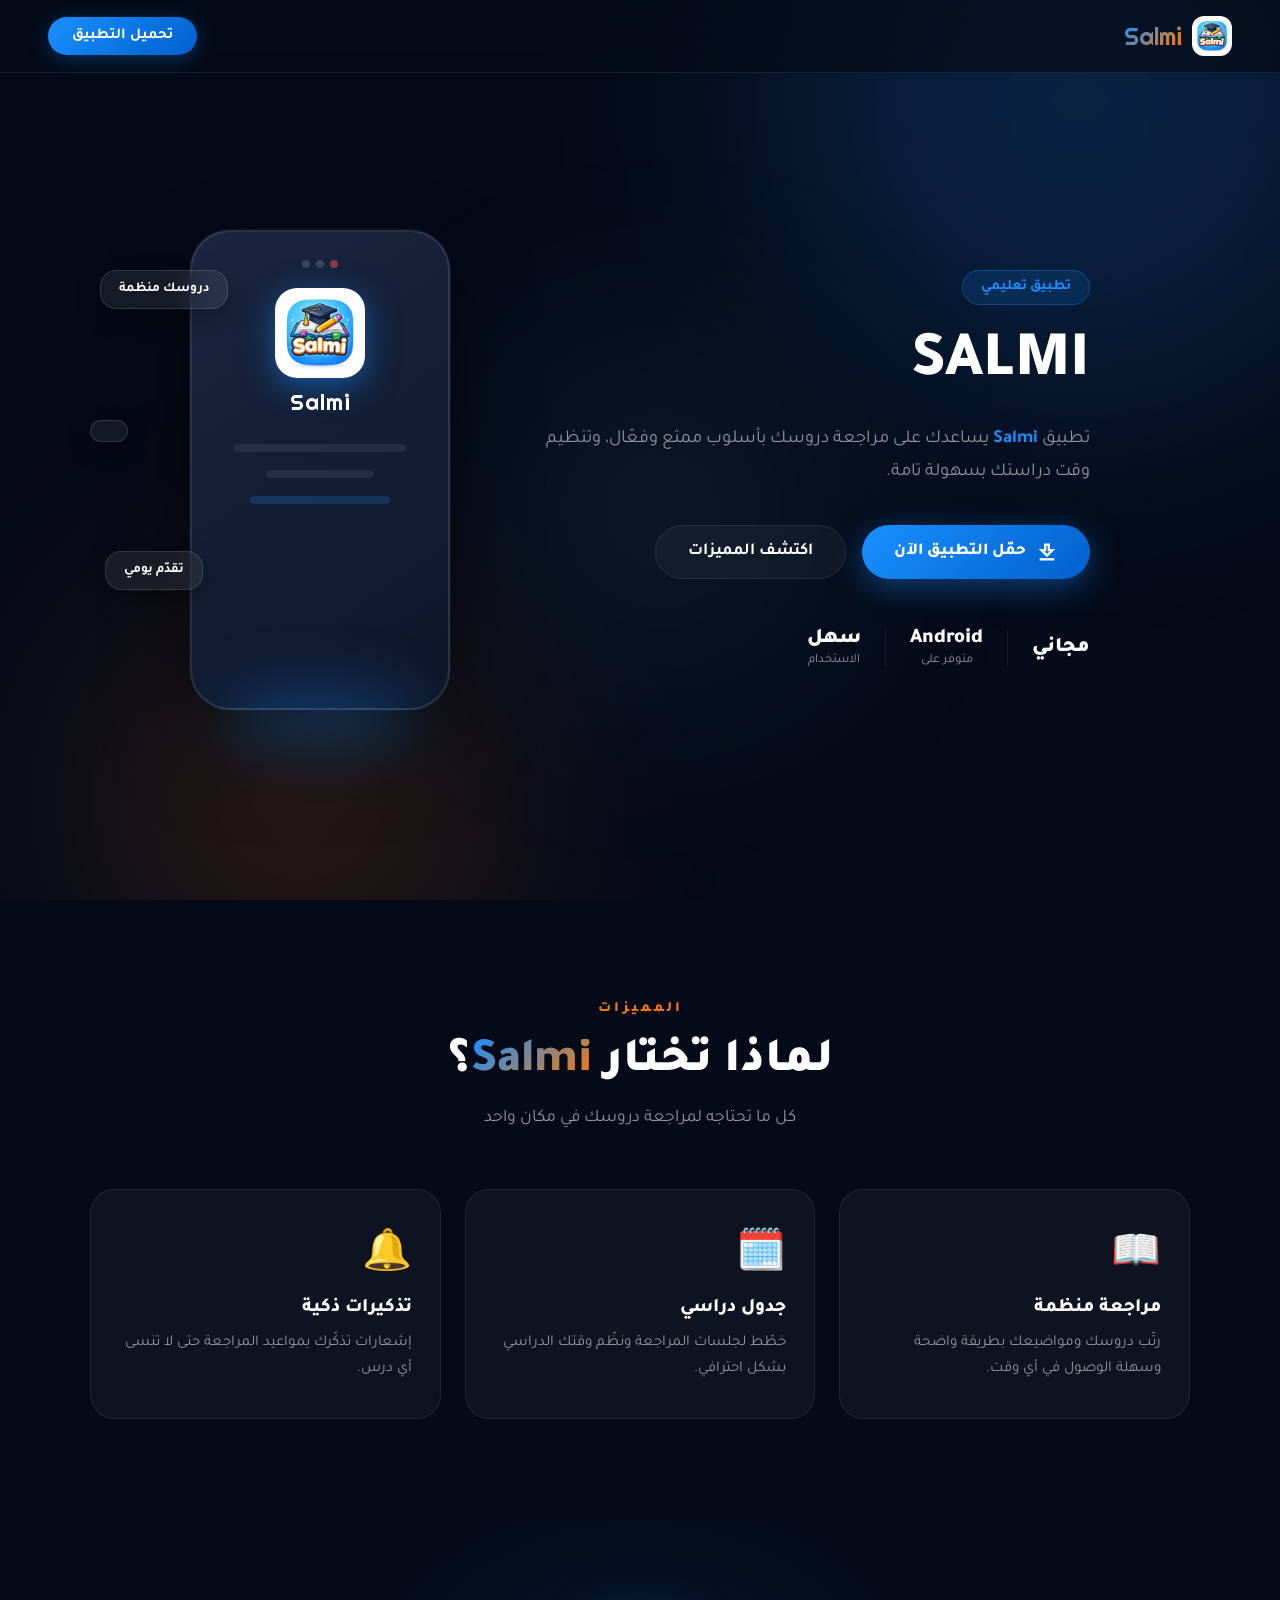
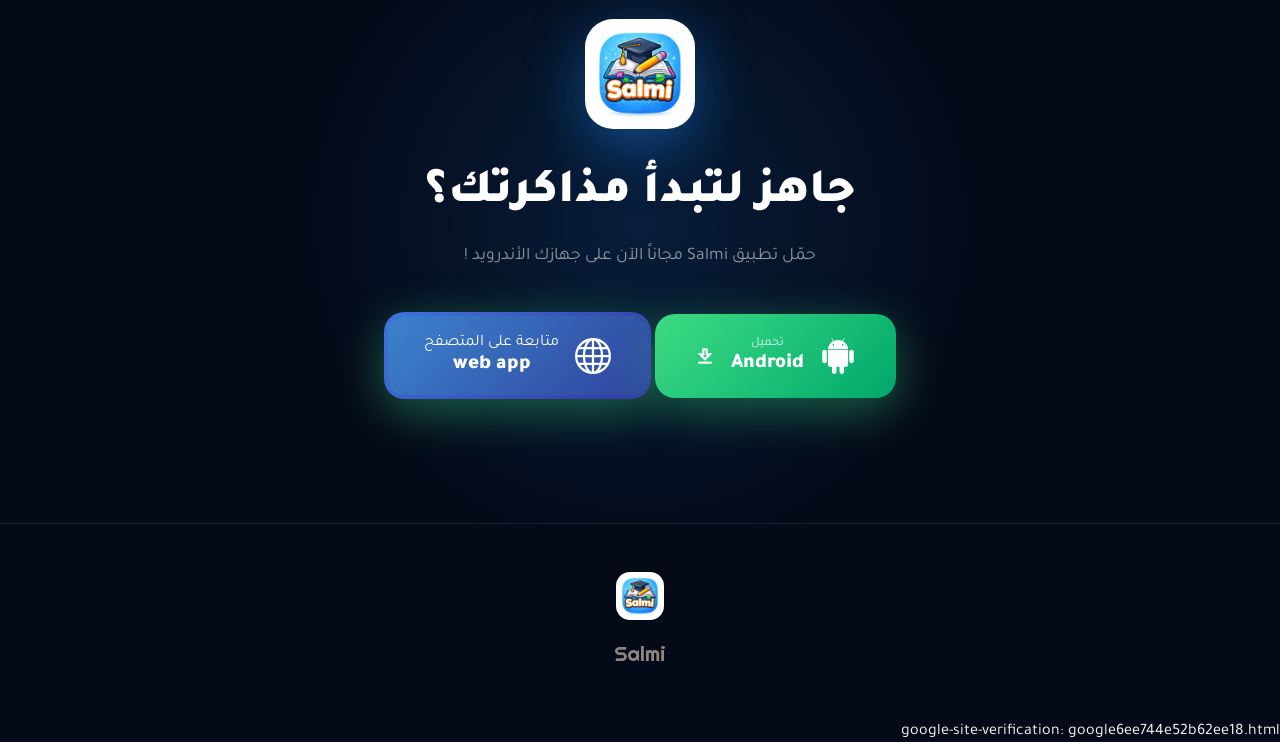
<file: index.html>
<!DOCTYPE html>
<html lang="ar" dir="rtl">
<head>
  <meta charset="UTF-8" />
  <meta name="viewport" content="width=device-width, initial-scale=1.0" />
  <title>Salmi school app</title>
  <link rel="icon" type="image/png" href="icon.png">
  <link href="https://fonts.googleapis.com/css2?family=Tajawal:wght@400;500;700;800;900&family=Righteous&display=swap" rel="stylesheet" />
  <link rel="stylesheet" href="style.css" />
</head>
<body>

  <!-- Particles Background -->
  <div class="particles" id="particles"></div>

  <!-- Navbar -->
  <nav class="navbar">
    <div class="nav-logo">
      <img src="icon.png" alt="Salmi Logo" class="nav-icon" />
      <span class="nav-title">Salmi</span>
    </div>
    <a href="#download" class="nav-btn">تحميل التطبيق</a>
  </nav>

  <!-- Hero Section -->
  <section class="hero">
    <div class="hero-glow glow-1"></div>
    <div class="hero-glow glow-2"></div>
    <div class="hero-glow glow-3"></div>

    <div class="hero-content">
      <div class="badge">تطبيق تعليمي </div>
      <h1 class="hero-title">SALMI<br/>
        <span class="gradient-text"> </span>
      </h1>
      <p class="hero-desc">
        تطبيق <strong>Salmi</strong> يساعدك على مراجعة دروسك بأسلوب ممتع وفعّال،
        وتنظيم وقت دراستك بسهولة تامة.
      </p>
      <div class="hero-btns">
        <a href="#download" class="btn-primary">
          <svg width="22" height="22" viewBox="0 0 24 24" fill="none" stroke="currentColor" stroke-width="2.5"><path d="M12 16l-6-6h4V4h4v6h4l-6 6z"/><path d="M4 20h16"/></svg>
          حمّل التطبيق الآن
        </a>
        <a href="#features" class="btn-secondary">اكتشف المميزات</a>
      </div>
      <div class="hero-stats">
        <div class="stat">
          <span class="stat-num">مجاني</span>
          <span class="stat-label"></span>
        </div>
        <div class="stat-divider"></div>
        <div class="stat">
          <span class="stat-num">Android</span>
          <span class="stat-label">متوفر على</span>
        </div>
        <div class="stat-divider"></div>
        <div class="stat">
          <span class="stat-num">سهل</span>
          <span class="stat-label">الاستخدام</span>
        </div>
      </div>
    </div>

    <div class="hero-visual">
      <div class="phone-mockup">
        <div class="phone-screen">
          <div class="screen-header">
            <div class="screen-dot"></div>
            <div class="screen-dot"></div>
            <div class="screen-dot"></div>
          </div>
          <img src="icon.png" alt="Salmi App" class="screen-icon" />
          <p class="screen-name">Salmi</p>
          <p class="screen-sub"> </p>
          <div class="screen-bar"></div>
          <div class="screen-bar short"></div>
          <div class="screen-bar medium"></div>
        </div>
        <div class="phone-glow"></div>
      </div>
      <div class="floating-card card-1"> دروسك منظمة</div>
      <div class="floating-card card-2">  </div>
      <div class="floating-card card-3"> تقدّم يومي</div>
    </div>
  </section>

  <!-- Features Section -->
  <section class="features" id="features">
    <div class="section-label">المميزات</div>
    <h2 class="section-title">لماذا تختار <span class="gradient-text">Salmi</span>؟</h2>
    <p class="section-desc">كل ما تحتاجه لمراجعة دروسك في مكان واحد</p>

    <div class="features-grid">
      <div class="feature-card">
        <div class="feature-icon">📖</div>
        <h3>مراجعة منظمة</h3>
        <p>رتّب دروسك ومواضيعك بطريقة واضحة وسهلة الوصول في أي وقت.</p>
      </div>
     
      
      <div class="feature-card">
        <div class="feature-icon">🗓️</div>
        <h3>جدول دراسي</h3>
        <p>خطّط لجلسات المراجعة ونظّم وقتك الدراسي بشكل احترافي.</p>
      </div>
      
      <div class="feature-card">
        <div class="feature-icon">🔔</div>
        <h3>تذكيرات ذكية</h3>
        <p>إشعارات تذكّرك بمواعيد المراجعة حتى لا تنسى أي درس.</p>
      </div>
      
    </div>
  </section>

  <!-- Download Section -->
  <section class="download" id="download">
    <div class="download-glow"></div>
    <div class="download-content">
      <img src="icon.png" alt="Salmi" class="download-icon" />
      <h2>جاهز لتبدأ مذاكرتك؟</h2>
      <p>حمّل تطبيق Salmi مجاناً الآن على جهازك الأندرويد    !</p>

      <a href="salmi.apk" class="download-btn" id="downloadBtn">
        <div class="download-btn-inner">
          
       <svg xmlns="http://www.w3.org/2000/svg" width="16" height="16" fill="currentColor" class="android-icon" viewBox="0 0 16 16">
         <path d="m10.213 1.471.691-1.26q.069-.124-.048-.192-.128-.057-.195.058l-.7 1.27A4.8 4.8 0 0 0 8.005.941q-1.032 0-1.956.404l-.7-1.27Q5.281-.037 5.154.02q-.117.069-.049.193l.691 1.259a4.25 4.25 0 0 0-1.673 1.476A3.7 3.7 0 0 0 3.5 5.02h9q0-1.125-.623-2.072a4.27 4.27 0 0 0-1.664-1.476ZM6.22 3.303a.37.37 0 0 1-.267.11.35.35 0 0 1-.263-.11.37.37 0 0 1-.107-.264.37.37 0 0 1 .107-.265.35.35 0 0 1 .263-.11q.155 0 .267.11a.36.36 0 0 1 .112.265.36.36 0 0 1-.112.264m4.101 0a.35.35 0 0 1-.262.11.37.37 0 0 1-.268-.11.36.36 0 0 1-.112-.264q0-.154.112-.265a.37.37 0 0 1 .268-.11q.155 0 .262.11a.37.37 0 0 1 .107.265q0 .153-.107.264M3.5 11.77q0 .441.311.75.311.306.76.307h.758l.01 2.182q0 .414.292.703a.96.96 0 0 0 .7.288.97.97 0 0 0 .71-.288.95.95 0 0 0 .292-.703v-2.182h1.343v2.182q0 .414.292.703a.97.97 0 0 0 .71.288.97.97 0 0 0 .71-.288.95.95 0 0 0 .292-.703v-2.182h.76q.436 0 .749-.308.31-.307.311-.75V5.365h-9zm10.495-6.587a.98.98 0 0 0-.702.278.9.9 0 0 0-.293.685v4.063q0 .406.293.69a.97.97 0 0 0 .702.284q.42 0 .712-.284a.92.92 0 0 0 .293-.69V6.146a.9.9 0 0 0-.293-.685 1 1 0 0 0-.712-.278m-12.702.283a1 1 0 0 1 .712-.283q.41 0 .702.283a.9.9 0 0 1 .293.68v4.063a.93.93 0 0 1-.288.69.97.97 0 0 1-.707.284 1 1 0 0 1-.712-.284.92.92 0 0 1-.293-.69V6.146q0-.396.293-.68"/>
        </svg>          
          <div>
            <span class="btn-small">تحميل </span>
            <span class="btn-large">Android </span>
          </div>
          <svg width="20" height="20" viewBox="0 0 24 24" fill="none" stroke="currentColor" stroke-width="2.5"><path d="M12 16l-6-6h4V4h4v6h4l-6 6z"/><path d="M4 20h16"/></svg>
        </div>
      </a>
     <a href="inde.html" class="download-btnn" id="downloadBtn">
        <div class="download-btn-inner">
          
              <svg xmlns="http://www.w3.org/2000/svg" width="16" height="16" fill="currentColor" class="android-icon" viewBox="0 0 16 16">
  <path d="M0 8a8 8 0 1 1 16 0A8 8 0 0 1 0 8m7.5-6.923c-.67.204-1.335.82-1.887 1.855A8 8 0 0 0 5.145 4H7.5zM4.09 4a9.3 9.3 0 0 1 .64-1.539 7 7 0 0 1 .597-.933A7.03 7.03 0 0 0 2.255 4zm-.582 3.5c.03-.877.138-1.718.312-2.5H1.674a7 7 0 0 0-.656 2.5zM4.847 5a12.5 12.5 0 0 0-.338 2.5H7.5V5zM8.5 5v2.5h2.99a12.5 12.5 0 0 0-.337-2.5zM4.51 8.5a12.5 12.5 0 0 0 .337 2.5H7.5V8.5zm3.99 0V11h2.653c.187-.765.306-1.608.338-2.5zM5.145 12q.208.58.468 1.068c.552 1.035 1.218 1.65 1.887 1.855V12zm.182 2.472a7 7 0 0 1-.597-.933A9.3 9.3 0 0 1 4.09 12H2.255a7 7 0 0 0 3.072 2.472M3.82 11a13.7 13.7 0 0 1-.312-2.5h-2.49c.062.89.291 1.733.656 2.5zm6.853 3.472A7 7 0 0 0 13.745 12H11.91a9.3 9.3 0 0 1-.64 1.539 7 7 0 0 1-.597.933M8.5 12v2.923c.67-.204 1.335-.82 1.887-1.855q.26-.487.468-1.068zm3.68-1h2.146c.365-.767.594-1.61.656-2.5h-2.49a13.7 13.7 0 0 1-.312 2.5m2.802-3.5a7 7 0 0 0-.656-2.5H12.18c.174.782.282 1.623.312 2.5zM11.27 2.461c.247.464.462.98.64 1.539h1.835a7 7 0 0 0-3.072-2.472c.218.284.418.598.597.933M10.855 4a8 8 0 0 0-.468-1.068C9.835 1.897 9.17 1.282 8.5 1.077V4z"/>
</svg>
          
          <div>
            <span class="btn-smal">متابعة على المتصفح </span>
            <span class="btn-large">web app </span>
          </div>
          
        </div>
      </a>

      
    </div>
  </section>

  <!-- Footer -->
  <footer class="footer">
    <img src="icon.png" alt="Salmi" class="footer-icon" />
    <p class="footer-name">Salmi</p>
    
  </footer>

  <script src="script.js"></script>
</body>
</html>
google-site-verification: google6ee744e52b62ee18.html
</file>
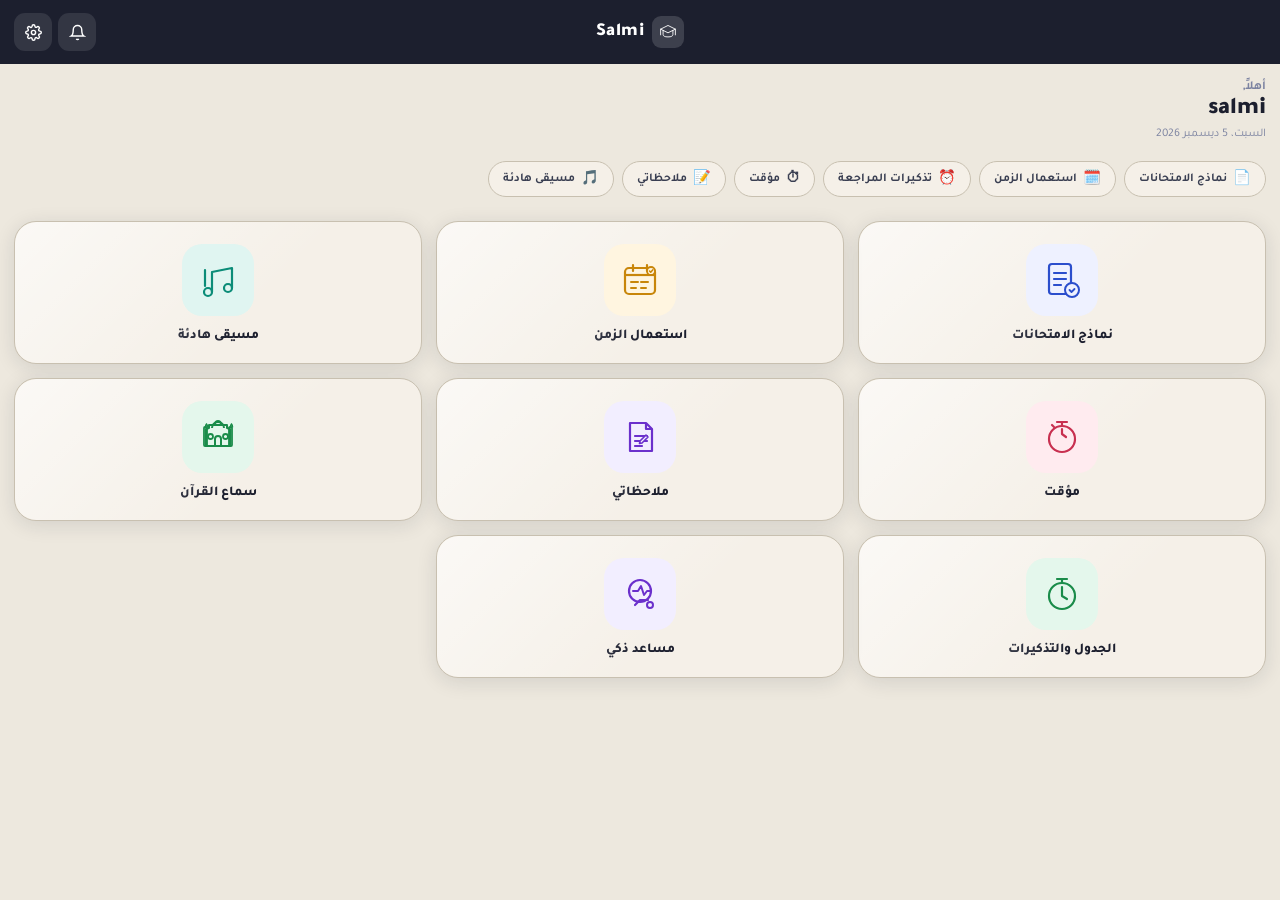
<file: inde.html>
<!DOCTYPE html>
<html lang="ar" dir="rtl" id="html-root">
<head>
<meta charset="UTF-8">
<meta name="viewport" content="width=device-width, initial-scale=1.0, maximum-scale=1.0">
<title>Salmi school app</title>
<link rel="icon" type="image/png" href="icon.png">
<link href="https://fonts.googleapis.com/css2?family=Tajawal:wght@300;400;500;700;800;900&family=JetBrains+Mono:wght@400;700&family=Poppins:wght@400;600;700;800&display=swap" rel="stylesheet">
<style>
/* ══════════════════════════════════════════
   TOKENS — Warm Cream + Deep Indigo
══════════════════════════════════════════ */
:root {
  --cream:    #EDE8DE;
  --cream2:   #E4DDD0;
  --cream3:   #D8D0C2;
  --ink:      #1C1F2E;
  --ink2:     #3A3F52;
  --ink3:     #7B82A0;
  --topbar:   #1C1F2E;
  --blue:     #2B4ECC;
  --blue-l:   #4B6EEC;
  --gold:     #C8860A;
  --gold-l:   #E8A020;
  --teal:     #0B8C78;
  --teal-l:   #12B898;
  --rose:     #C83050;
  --rose-l:   #E84070;
  --violet:   #6B30CC;
  --violet-l: #8B50EC;
  --green:    #1A8C4A;
  --green-l:  #28B860;
  --card:     #F5F0E8;
  --card2:    #EDE8DE;
  --border:   #C8C0B0;
  --shadow:   0 4px 20px rgba(28,31,46,.12);
  --shadow-md:0 8px 32px rgba(28,31,46,.18);
  --shadow-lg:0 16px 48px rgba(28,31,46,.22);
  --r:        20px;
  --r-sm:     12px;
  /* accent bg tints (light) */
  --blue-bg:  #EEF1FF;
  --gold-bg:  #FFF5E0;
  --teal-bg:  #E0F5F1;
  --rose-bg:  #FFEBEF;
  --violet-bg:#F2EEFF;
  --green-bg: #E4F7EC;
}
/* ── DARK MODE ── */
body.dark {
  --cream:    #0F1017;
  --cream2:   #161820;
  --cream3:   #1E2130;
  --ink:      #E8EAF0;
  --ink2:     #B0B8CC;
  --ink3:     #6A7490;
  --topbar:   #0D0F18;
  --card:     #161820;
  --card2:    #1A1D28;
  --border:   #2A2E42;
  --shadow:   0 4px 20px rgba(0,0,0,.4);
  --shadow-md:0 8px 32px rgba(0,0,0,.5);
  --shadow-lg:0 16px 48px rgba(0,0,0,.6);
  --blue-bg:  #1A2244;
  --gold-bg:  #2A2010;
  --teal-bg:  #0E2822;
  --rose-bg:  #2A1018;
  --violet-bg:#1E1440;
  --green-bg: #0E2818;
}
/* font-family switch per lang */
body.lang-en, body.lang-fr { font-family: 'Poppins', sans-serif; }
body.lang-ar { font-family: 'Tajawal', sans-serif; }
*, *::before, *::after { box-sizing: border-box; margin: 0; padding: 0; }
html { font-size: 15px; }
body {
  font-family: 'Tajawal', sans-serif;
  background: var(--cream);
  color: var(--ink);
  min-height: 100vh;
  overflow-x: hidden;
  transition: background .3s, color .3s;
}
::-webkit-scrollbar { width: 4px; }
::-webkit-scrollbar-track { background: var(--cream2); }
::-webkit-scrollbar-thumb { background: var(--cream3); border-radius: 2px; }

/* ══════════════════════════════════════════
   AUTH SCREEN
══════════════════════════════════════════ */
#auth-screen {
  min-height: 100vh;
  display: flex; align-items: center; justify-content: center;
  padding: 24px;
  background:
    radial-gradient(ellipse 50% 40% at 70% 10%, #2B4ECC18, transparent),
    radial-gradient(ellipse 40% 50% at 10% 80%, #C8860A12, transparent),
    var(--cream);
}
.auth-wrap { width: 100%; max-width: 380px; }
.auth-logo { text-align: center; margin-bottom: 32px; }
.auth-logo-icon {
  width: 80px; height: 80px; border-radius: 22px;
  background: var(--ink);
  display: inline-flex; align-items: center; justify-content: center;
  margin-bottom: 14px;
  box-shadow: var(--shadow-md);
  animation: auth-float 3s ease-in-out infinite;
}
.auth-logo-icon svg { width: 44px; height: 44px; }
@keyframes auth-float {
  0%,100% { transform: translateY(0) rotate(0deg); }
  50%      { transform: translateY(-8px) rotate(-2deg); }
}
.auth-logo h1 { font-size: 2rem; font-weight: 900; letter-spacing: -1px; color: var(--ink); }
.auth-logo h1 em { font-style: normal; color: var(--blue); }
.auth-logo p { color: var(--ink3); font-size: .88rem; margin-top: 4px; }

.auth-card {
  background: var(--card);
  border: 1px solid var(--border);
  border-radius: 24px;
  padding: 28px 28px 24px;
  box-shadow: var(--shadow-lg);
}
.auth-card h2 { font-size: 1.25rem; font-weight: 800; margin-bottom: 20px; color: var(--ink); }
.f-group { margin-bottom: 14px; }
.f-group label { display: block; font-size: .8rem; color: var(--ink3); font-weight: 700; margin-bottom: 5px; letter-spacing: .3px; }
.f-wrap {
  display: flex; align-items: center; gap: 8px;
  background: var(--cream); border: 1.5px solid var(--border);
  border-radius: var(--r-sm); padding: 0 13px;
  transition: border-color .2s, box-shadow .2s;
}
.f-wrap:focus-within { border-color: var(--blue); box-shadow: 0 0 0 3px #2B4ECC22; }
.f-wrap input {
  flex: 1; background: transparent; border: none; outline: none;
  color: var(--ink); font-size: .92rem; padding: 12px 0;
  font-family: 'Tajawal', sans-serif;
}
.f-wrap input::placeholder { color: var(--ink3); }
.f-wrap .fi { color: var(--ink3); font-size: 1rem; flex-shrink: 0; }
.eye-btn { background: none; border: none; color: var(--ink3); cursor: pointer; font-size: .9rem; padding: 2px; }
.auth-msg { font-size: .82rem; text-align: center; margin: 8px 0; min-height: 1em; }
.auth-msg.err { color: var(--rose); }
.auth-msg.ok  { color: var(--green); }

.btn-main {
  width: 100%; padding: 13px; border-radius: var(--r-sm);
  background: var(--ink); color: #fff;
  font-size: .95rem; font-weight: 800; font-family: 'Tajawal', sans-serif;
  border: none; cursor: pointer;
  display: flex; align-items: center; justify-content: center; gap: 8px;
  box-shadow: 0 4px 16px rgba(28,31,46,.3);
  transition: all .2s; margin-top: 4px;
}
.btn-main:hover { background: var(--blue); transform: translateY(-2px); box-shadow: 0 8px 24px #2B4ECC44; }
.link-btn {
  background: none; border: none; color: var(--blue);
  font-size: .88rem; font-weight: 700; cursor: pointer;
  width: 100%; text-align: center; margin-top: 12px;
  font-family: 'Tajawal', sans-serif; padding: 4px;
  transition: opacity .2s;
}
.link-btn:hover { opacity: .75; }

/* ══════════════════════════════════════════
   MAIN APP
══════════════════════════════════════════ */
#main-app { display: flex; flex-direction: column; min-height: 100vh; }

/* topbar */
.topbar {
  position: sticky; top: 0; z-index: 200;
  background: var(--topbar);
  padding: 0 14px;
  height: 64px;
  display: grid;
  grid-template-columns: 1fr auto 1fr;
  align-items: center;
  transition: background .3s;
}
.tb-left {
  display: flex; align-items: center; gap: 6px;
  justify-content: flex-start;
}
.tb-center {
  display: flex; align-items: center; justify-content: center;
}
.tb-right {
  display: flex; align-items: center; gap: 6px;
  justify-content: flex-end;
}
.tb-btn {
  width: 38px; height: 38px; border-radius: 11px;
  background: rgba(255,255,255,.1); border: none; cursor: pointer;
  display: flex; align-items: center; justify-content: center;
  color: #fff; font-size: 1rem; transition: background .2s;
  flex-shrink: 0;
}
.tb-btn:hover { background: rgba(255,255,255,.22); }
/* back button hidden by default */
#tb-back { display: none; }
#tb-back.visible { display: flex; }
.topbar-logo {
  display: flex; align-items: center; gap: 8px;
}
.topbar-logo-icon {
  width: 32px; height: 32px; border-radius: 9px;
  background: rgba(255,255,255,.15);
  display: flex; align-items: center; justify-content: center;
}
.topbar-logo-icon svg { width: 18px; height: 18px; }
.topbar h1 {
  color: #fff; font-size: 1.22rem; font-weight: 900;
  letter-spacing: .5px; white-space: nowrap;
}
.n-badge {
  position: absolute; top: -3px; right: -3px;
  width: 15px; height: 15px; border-radius: 50%;
  background: var(--rose-l); font-size: .6rem; font-weight: 800;
  color: #fff; display: none; align-items: center; justify-content: center;
  border: 2px solid var(--topbar);
}
.notif-btn { position: relative; }

/* breadcrumb — now inside topbar space, shown below bar */
.breadcrumb {
  display: none; align-items: center; gap: 6px;
  padding: 7px 16px 0;
  background: var(--cream); border-bottom: 1px solid var(--border);
}
.breadcrumb.visible { display: flex; }
.bc-back {
  background: none; border: none; cursor: pointer;
  color: var(--blue); font-size: .82rem; font-weight: 700;
  display: flex; align-items: center; gap: 4px;
  font-family: inherit; padding: 4px 0;
}
.bc-sep { color: var(--ink3); font-size: .75rem; }
.bc-cur { color: var(--ink); font-size: .82rem; font-weight: 700; }

/* main content */
.main-content { flex: 1; padding: 16px 14px 30px; }

/* ══════════════════════════════════════════
   HOME GRID — ICON TILES
══════════════════════════════════════════ */
#home-screen { display: block; }

.home-header { margin-bottom: 20px; }
.home-greeting { color: var(--ink3); font-size: .82rem; font-weight: 600; }
.home-name { font-size: 1.6rem; font-weight: 900; color: var(--ink); margin: 2px 0; }
.home-date { color: var(--ink3); font-size: .78rem; }

/* quick strip */
.quick-strip {
  display: flex; gap: 8px; overflow-x: auto;
  padding-bottom: 4px; margin-bottom: 20px;
  scrollbar-width: none;
}
.quick-strip::-webkit-scrollbar { display: none; }
.qs-item {
  flex-shrink: 0;
  display: flex; align-items: center; gap: 6px;
  background: var(--card); border: 1.5px solid var(--border);
  border-radius: 30px; padding: 7px 14px;
  cursor: pointer; transition: all .2s;
  font-size: .8rem; font-weight: 700; color: var(--ink2);
  font-family: 'Tajawal', sans-serif;
}
.qs-item:hover { background: var(--ink); color: #fff; border-color: var(--ink); }
.qs-icon { font-size: .95rem; }

/* icon grid */
.icon-grid {
  display: grid;
  grid-template-columns: 1fr 1fr;
  gap: 14px;
}
.tile {
  background: var(--card);
  border: 1.5px solid var(--border);
  border-radius: 22px;
  padding: 22px 16px 18px;
  cursor: pointer;
  display: flex; flex-direction: column; align-items: center;
  gap: 12px; text-align: center;
  transition: all .25s;
  box-shadow: var(--shadow);
  position: relative; overflow: hidden;
}
.tile::before {
  content: '';
  position: absolute; inset: 0;
  background: linear-gradient(135deg, rgba(255,255,255,.6) 0%, transparent 60%);
  border-radius: 22px;
  pointer-events: none;
}
.tile:hover {
  transform: translateY(-4px) scale(1.02);
  box-shadow: var(--shadow-lg);
  border-color: transparent;
}
.tile:active { transform: scale(.97); }

.tile-icon-wrap {
  width: 72px; height: 72px; border-radius: 20px;
  display: flex; align-items: center; justify-content: center;
  position: relative;
}
.tile-icon-wrap svg { width: 40px; height: 40px; }
.tile-label { font-size: .9rem; font-weight: 800; color: var(--ink); }
.tile-sub   { font-size: .72rem; color: var(--ink3); margin-top: -6px; }

/* tile colour themes */
.tile-blue   { --tc: #2B4ECC; --tcl: #EEF1FF; }
.tile-gold   { --tc: #C8860A; --tcl: #FFF5E0; }
.tile-teal   { --tc: #0B8C78; --tcl: #E0F5F1; }
.tile-rose   { --tc: #C83050; --tcl: #FFEBEF; }
.tile-violet { --tc: #6B30CC; --tcl: #F2EEFF; }
.tile-green  { --tc: #1A8C4A; --tcl: #E4F7EC; }

.tile .tile-icon-wrap { background: var(--tcl); }
.tile:hover { background: var(--tcl); border-color: var(--tc); }
.tile:hover .tile-label { color: var(--tc); }

/* badge on tile */
.tile-badge {
  position: absolute; top: 12px; left: 12px;
  background: var(--rose-l); color: #fff;
  font-size: .65rem; font-weight: 800; min-width: 18px; height: 18px;
  border-radius: 9px; padding: 0 5px;
  display: none; align-items: center; justify-content: center;
}

/* ══════════════════════════════════════════
   INNER PAGES
══════════════════════════════════════════ */
.inner-page { display: none; animation: page-in .3s ease; }
.inner-page.active { display: block; }
@keyframes page-in {
  from { opacity: 0; transform: translateY(12px); }
  to   { opacity: 1; transform: translateY(0); }
}

/* page header */
.page-hero {
  border-radius: 20px; padding: 22px 20px;
  margin-bottom: 18px; position: relative; overflow: hidden;
}
.page-hero h2 { font-size: 1.4rem; font-weight: 900; margin-bottom: 4px; }
.page-hero p  { font-size: .82rem; opacity: .85; }
.page-hero .hero-deco {
  position: absolute; left: -10px; top: 50%;
  transform: translateY(-50%);
  font-size: 5rem; opacity: .12;
  pointer-events: none;
}

/* ══════════════════════════════════════════
   SHARED COMPONENTS
══════════════════════════════════════════ */
.card {
  background: var(--card); border: 1.5px solid var(--border);
  border-radius: var(--r); padding: 18px;
  margin-bottom: 14px;
  box-shadow: var(--shadow);
}
.card-title {
  font-size: .88rem; font-weight: 800; color: var(--ink);
  display: flex; align-items: center; gap: 7px;
  margin-bottom: 14px;
}
.card-title .ct-icon {
  width: 28px; height: 28px; border-radius: 8px;
  display: flex; align-items: center; justify-content: center;
  font-size: .85rem;
}

.inp {
  width: 100%; background: var(--cream); border: 1.5px solid var(--border);
  border-radius: var(--r-sm); color: var(--ink);
  padding: 11px 14px; font-size: .88rem;
  font-family: 'Tajawal', sans-serif;
  outline: none; transition: border-color .2s, box-shadow .2s;
  margin-bottom: 10px;
}
.inp:focus { border-color: var(--blue); box-shadow: 0 0 0 3px #2B4ECC1A; }
.inp::placeholder { color: var(--ink3); }
textarea.inp { resize: vertical; min-height: 80px; }

.btn {
  display: inline-flex; align-items: center; justify-content: center; gap: 7px;
  padding: 11px 20px; border-radius: var(--r-sm);
  font-weight: 800; font-size: .88rem; cursor: pointer;
  transition: all .2s; border: none; font-family: 'Tajawal', sans-serif;
}
.btn-ink { background: var(--ink); color: #fff; box-shadow: 0 4px 14px rgba(28,31,46,.25); }
.btn-ink:hover { transform: translateY(-2px); box-shadow: 0 8px 20px rgba(28,31,46,.3); }
.btn-outline {
  background: transparent; color: var(--ink2);
  border: 1.5px solid var(--border);
}
.btn-outline:hover { border-color: var(--ink); color: var(--ink); background: var(--cream2); }
.btn-full { width: 100%; }
.btn-sm { padding: 8px 14px; font-size: .8rem; }

.tag {
  display: inline-flex; align-items: center;
  padding: 3px 10px; border-radius: 20px;
  font-size: .72rem; font-weight: 700;
}

.divider { height: 1px; background: var(--border); margin: 16px 0; }
.empty {
  text-align: center; padding: 28px 16px; color: var(--ink3);
}
.empty .e-ico { font-size: 2.2rem; margin-bottom: 8px; }
.empty p { font-size: .85rem; }
.msg { font-size: .82rem; margin: 8px 0; }
.msg.ok  { color: var(--green); }
.msg.err { color: var(--rose); }

/* ══════════════════════════════════════════
   EXAMS
══════════════════════════════════════════ */
.exam-item {
  display: flex; align-items: center; gap: 13px;
  background: var(--card); border: 1.5px solid var(--border);
  border-radius: var(--r); padding: 14px 16px;
  margin-bottom: 10px; cursor: pointer; transition: all .2s;
}
.exam-item:hover { border-color: var(--ink); transform: translateX(-3px); box-shadow: var(--shadow); }
.exam-ico { width: 46px; height: 46px; border-radius: 13px; display: flex; align-items: center; justify-content: center; font-size: 1.3rem; flex-shrink: 0; }
.exam-info { flex: 1; }
.exam-name { font-size: .95rem; font-weight: 800; }
.exam-meta { display: flex; gap: 6px; margin-top: 5px; flex-wrap: wrap; }
.exam-arr { color: var(--ink3); font-size: 1.1rem; }

.q-block {
  background: var(--cream); border: 1.5px solid var(--border);
  border-radius: 14px; padding: 14px; margin-bottom: 10px;
}
.q-num-badge {
  width: 26px; height: 26px; border-radius: 8px;
  display: inline-flex; align-items: center; justify-content: center;
  font-size: .78rem; font-weight: 800;
}
.q-text { font-size: .88rem; color: var(--ink2); line-height: 1.65; }

/* ══════════════════════════════════════════
   SCHEDULE / REMINDERS
══════════════════════════════════════════ */
.tt-accordion {
  background: var(--card); border: 1.5px solid var(--border);
  border-radius: var(--r); margin-bottom: 8px; overflow: hidden;
}
.tt-head {
  display: flex; align-items: center; justify-content: space-between;
  padding: 13px 16px; cursor: pointer; background: var(--card);
  transition: background .15s; user-select: none;
}
.tt-head:hover { background: var(--cream2); }
.tt-head h4 { font-size: .9rem; font-weight: 800; }
.tt-head .tt-chevron { color: var(--ink3); font-size: .8rem; transition: transform .2s; }
.tt-accordion.open .tt-head { background: var(--cream2); }
.tt-accordion.open .tt-chevron { transform: rotate(180deg); }
.tt-body { display: none; padding: 8px 16px 14px; border-top: 1px solid var(--border); }
.tt-accordion.open .tt-body { display: block; }
.tt-row {
  display: flex; align-items: center; gap: 10px;
  padding: 7px 0; border-bottom: 1px solid var(--border);
}
.tt-row:last-child { border: none; }
.tt-time { font-size: .78rem; font-weight: 700; color: var(--blue); width: 46px; font-family: 'JetBrains Mono', monospace; }
.tt-sub  { font-size: .86rem; flex: 1; }
.tt-dur  { font-size: .73rem; color: var(--ink3); }

.r-item {
  display: flex; align-items: center; gap: 10px;
  background: var(--card); border: 1.5px solid var(--border);
  border-right: 4px solid var(--gold);
  border-radius: var(--r); padding: 12px 14px;
  margin-bottom: 8px; transition: all .2s;
}
.r-item.done { border-right-color: var(--green); opacity: .7; }
.r-item:hover { box-shadow: var(--shadow); }
.r-info { flex: 1; }
.r-name { font-size: .9rem; font-weight: 700; }
.r-dt   { font-size: .75rem; color: var(--ink3); margin-top: 2px; }
.del-btn { background: none; border: none; cursor: pointer; color: var(--ink3); font-size: .9rem; padding: 3px; transition: color .2s; }
.del-btn:hover { color: var(--rose); }

/* ══════════════════════════════════════════
   MUSIC
══════════════════════════════════════════ */
.np-card {
  background: var(--ink); border-radius: 20px;
  padding: 22px; margin-bottom: 16px; text-align: center;
  position: relative; overflow: hidden;
}
.np-card::before {
  content: '';
  position: absolute; inset: 0;
  background: radial-gradient(ellipse 60% 60% at 50% 100%, #2B4ECC44, transparent);
}
.np-disk {
  width: 72px; height: 72px; border-radius: 50%;
  margin: 0 auto 12px;
  display: flex; align-items: center; justify-content: center;
  font-size: 1.8rem; position: relative; z-index: 1;
  animation: spin-disk 8s linear infinite; animation-play-state: paused;
}
.np-disk.active { animation-play-state: running; }
@keyframes spin-disk { to { transform: rotate(360deg); } }
.np-name { color: #fff; font-size: 1rem; font-weight: 800; position: relative; z-index: 1; }
.np-sub  { color: rgba(255,255,255,.55); font-size: .78rem; margin-top: 3px; position: relative; z-index: 1; }

.music-tile {
  display: flex; align-items: center; gap: 13px;
  background: var(--card); border: 1.5px solid var(--border);
  border-radius: var(--r); padding: 14px 16px;
  margin-bottom: 10px; cursor: pointer; transition: all .22s;
}
.music-tile:hover { transform: translateX(-3px); box-shadow: var(--shadow); }
.music-tile.playing { border-color: var(--ink); background: var(--cream2); }
.m-ico { width: 46px; height: 46px; border-radius: 13px; display: flex; align-items: center; justify-content: center; font-size: 1.3rem; flex-shrink: 0; }
.m-info { flex: 1; }
.m-name { font-size: .92rem; font-weight: 800; }
.m-sub  { font-size: .75rem; color: var(--ink3); margin-top: 2px; }
.m-play { font-size: 1.4rem; color: var(--ink3); transition: color .2s; }
.music-tile:hover .m-play { color: var(--ink); }
.music-tile.playing .m-play { color: var(--blue); }

/* ══════════════════════════════════════════
   TIMER
══════════════════════════════════════════ */
.timer-tabs-row {
  display: flex; gap: 6px;
  background: var(--cream2); border-radius: 13px; padding: 4px;
  margin-bottom: 16px;
}
.t-tab {
  flex: 1; padding: 9px; border-radius: 10px;
  background: transparent; border: none;
  color: var(--ink3); font-weight: 800; font-size: .83rem;
  cursor: pointer; font-family: 'Tajawal', sans-serif; transition: all .2s;
}
.t-tab.active { background: var(--card); color: var(--ink); box-shadow: var(--shadow); }

.timer-face {
  background: var(--ink); border-radius: 22px;
  padding: 30px 20px 22px; text-align: center; margin-bottom: 14px;
  position: relative; overflow: hidden;
}
.timer-face::before {
  content: '';
  position: absolute; inset: 0;
  background: radial-gradient(ellipse 70% 50% at 50% 0%, #2B4ECC33, transparent);
}
.timer-digits {
  font-family: 'JetBrains Mono', monospace;
  font-size: 3.2rem; font-weight: 700;
  color: #fff; letter-spacing: 3px;
  position: relative; z-index: 1;
}
.timer-label { color: rgba(255,255,255,.4); font-size: .75rem; margin-top: 4px; position: relative; z-index: 1; }

.ring-wrap { display: flex; justify-content: center; margin-bottom: 14px; }
.ring-wrap svg { transform: rotate(-90deg); }
.r-bg   { fill: none; stroke: var(--border); stroke-width: 9; }
.r-fill { fill: none; stroke-width: 9; stroke-linecap: round; transition: stroke-dashoffset .6s ease; }

.ctrl-row { display: flex; justify-content: center; gap: 8px; flex-wrap: wrap; margin-bottom: 12px; }
.ctrl {
  display: flex; align-items: center; gap: 6px;
  padding: 10px 20px; border-radius: var(--r-sm);
  font-weight: 800; font-size: .85rem;
  border: none; cursor: pointer; font-family: 'Tajawal', sans-serif; transition: all .18s;
}
.ctrl:hover { transform: translateY(-2px); }
.ctrl.play  { background: var(--green); color: #fff; }
.ctrl.pause { background: var(--rose); color: #fff; }
.ctrl.stop  { background: var(--cream2); color: var(--ink2); border: 1.5px solid var(--border); }
.ctrl.lap   { background: var(--teal); color: #fff; }
.ctrl.reset { background: var(--cream2); color: var(--ink2); border: 1.5px solid var(--border); }

.preset-wrap { display: flex; gap: 7px; flex-wrap: wrap; justify-content: center; margin-bottom: 12px; }
.preset {
  padding: 7px 13px; border-radius: 20px;
  background: var(--cream2); border: 1.5px solid var(--border);
  color: var(--ink2); font-weight: 700; font-size: .78rem;
  cursor: pointer; font-family: 'Tajawal', sans-serif; transition: all .18s;
}
.preset:hover { border-color: var(--gold); color: var(--gold); background: #FFF5E0; }

.ct-row { display: flex; align-items: center; justify-content: center; gap: 10px; margin-bottom: 14px; }
.ct-inp {
  width: 76px; text-align: center;
  background: var(--cream2); border: 1.5px solid var(--border);
  border-radius: var(--r-sm); padding: 11px 6px;
  color: var(--ink); font-size: 1.15rem; font-family: 'JetBrains Mono', monospace;
  font-weight: 700; outline: none; transition: border-color .2s;
}
.ct-inp:focus { border-color: var(--gold); box-shadow: 0 0 0 3px #C8860A1A; }
.colon { font-size: 1.6rem; font-weight: 900; color: var(--ink3); }

.lap-row {
  display: flex; align-items: center; gap: 10px;
  padding: 7px 10px; border-radius: 9px; background: var(--cream2);
  margin-bottom: 4px;
}
.lap-n { font-size: .75rem; font-weight: 800; color: var(--teal); width: 18px; }
.lap-t { font-size: .84rem; font-family: 'JetBrains Mono', monospace; flex: 1; }
.laps-box { max-height: 140px; overflow-y: auto; }

/* ══════════════════════════════════════════
   NOTES
══════════════════════════════════════════ */
.note-card {
  background: var(--card); border: 1.5px solid var(--border);
  border-radius: var(--r); padding: 16px;
  margin-bottom: 10px; border-right: 4px solid transparent;
  transition: transform .2s, box-shadow .2s;
}
.note-card:hover { transform: translateX(-2px); box-shadow: var(--shadow); }
.note-header { display: flex; justify-content: space-between; align-items: flex-start; margin-bottom: 8px; }
.note-title  { font-size: .92rem; font-weight: 800; }
.note-date   { font-size: .7rem; color: var(--ink3); }
.note-body   { font-size: .84rem; color: var(--ink2); line-height: 1.65; }

/* ══════════════════════════════════════════
   MODAL
══════════════════════════════════════════ */
.overlay {
  position: fixed; inset: 0; z-index: 500;
  background: rgba(28,31,46,.5);
  display: none; align-items: flex-end; justify-content: center;
  backdrop-filter: blur(6px);
}
.overlay.open { display: flex; }
.modal {
  background: var(--card); border: 1px solid var(--border);
  border-radius: 24px 24px 0 0; padding: 24px 22px 32px;
  width: 100%; max-width: 460px;
  animation: modal-up .25s ease;
  max-height: 80vh; overflow-y: auto;
}
@keyframes modal-up {
  from { transform: translateY(100%); opacity: 0; }
  to   { transform: translateY(0);    opacity: 1; }
}
.modal-handle { width: 36px; height: 4px; background: var(--border); border-radius: 2px; margin: 0 auto 16px; }
.modal h3 { font-size: 1rem; font-weight: 800; margin-bottom: 14px; }

/* ══════════════════════════════════════════
   TOAST
══════════════════════════════════════════ */
#toast-wrap {
  position: fixed; top: 62px; left: 50%; transform: translateX(-50%);
  z-index: 900; display: flex; flex-direction: column; gap: 6px;
  pointer-events: none; min-width: 260px;
}
.toast {
  padding: 11px 20px; border-radius: 12px;
  font-size: .85rem; font-weight: 700; text-align: center;
  box-shadow: var(--shadow-md);
  animation: t-in .3s ease, t-out .3s ease 2.7s forwards;
}
@keyframes t-in  { from { transform: translateY(-8px); opacity: 0; } to { opacity: 1; transform: none; } }
@keyframes t-out { to   { opacity: 0; } }
.toast.ok   { background: var(--ink); color: #fff; }
.toast.err  { background: var(--rose); color: #fff; }
.toast.warn { background: var(--gold); color: #fff; }
.toast.info { background: var(--blue); color: #fff; }

/* ══════════════════════════════════════════
   RESPONSIVE
══════════════════════════════════════════ */
@media (min-width: 480px) {
  .icon-grid { grid-template-columns: repeat(3, 1fr); }
}

/* ══════════════════════════════════════════
   TIMETABLE TABLE VIEW
══════════════════════════════════════════ */
.tt-view-toggle {
  display: flex; gap: 6px;
  background: var(--cream2); border-radius: 13px; padding: 4px;
  margin-bottom: 14px;
}
.tt-view-btn {
  flex: 1; padding: 8px; border-radius: 10px;
  background: transparent; border: none;
  color: var(--ink3); font-weight: 800; font-size: .82rem;
  cursor: pointer; font-family: 'Tajawal', sans-serif; transition: all .2s;
  display: flex; align-items: center; justify-content: center; gap: 5px;
}
.tt-view-btn.active { background: var(--card); color: var(--ink); box-shadow: var(--shadow); }

.tt-table-wrap { overflow-x: auto; margin-bottom: 14px; border-radius: var(--r); border: 1.5px solid var(--border); }
.tt-table {
  width: 100%; border-collapse: collapse;
  font-size: .82rem; min-width: 340px;
}
.tt-table thead tr { background: var(--ink); }
.tt-table thead th {
  color: #fff; padding: 10px 8px; font-weight: 800; text-align: center;
  font-size: .78rem; white-space: nowrap;
}
.tt-table thead th:first-child { border-radius: 0; }
.tt-table tbody tr:nth-child(even) { background: var(--cream2); }
.tt-table tbody tr:nth-child(odd)  { background: var(--card); }
.tt-table tbody tr.tt-today-row { background: var(--blue-bg) !important; }
.tt-table tbody td {
  padding: 9px 8px; text-align: center; border-bottom: 1px solid var(--border);
  vertical-align: middle;
}
.tt-table tbody td:first-child { font-weight: 800; color: var(--ink2); font-size: .78rem; white-space: nowrap; }
.tt-table .slot-cell {
  background: var(--card); border-radius: 8px; padding: 5px 7px;
  display: inline-block; min-width: 60px;
}
.tt-table .slot-cell .sc-name { font-weight: 700; color: var(--ink); font-size: .78rem; }
.tt-table .slot-cell .sc-time { color: var(--blue); font-size: .7rem; font-family: 'JetBrains Mono', monospace; }
.tt-table .slot-cell .sc-dur  { color: var(--ink3); font-size: .65rem; }
.tt-table .empty-cell { color: var(--ink3); font-size: .72rem; }

/* TIMETABLE EDITOR  */
.tt-editor-card {
  background: var(--card); border: 1.5px solid var(--border);
  border-radius: var(--r); margin-bottom: 10px; overflow: hidden;
  box-shadow: var(--shadow);
  transition: box-shadow .2s;
}
.tt-editor-card.open { box-shadow: var(--shadow-md); }

.tt-day-hdr {
  display: flex; align-items: center; justify-content: space-between;
  padding: 13px 16px; cursor: pointer;
  background: var(--card2); user-select: none;
  transition: background .15s;
}
.tt-day-hdr:hover { background: var(--cream3); }
.tt-day-hdr.is-today { background: #EEF1FF; }
.tt-day-hdr .day-left { display: flex; align-items: center; gap: 8px; }
.tt-day-hdr h4 { font-size: .92rem; font-weight: 800; }
.today-dot { width:8px;height:8px;border-radius:50%;background:var(--green);display:inline-block;flex-shrink:0; }
.today-pill {
  font-size:.67rem; font-weight:800; padding:2px 8px; border-radius:10px;
  background:#2B4ECC22; color:var(--blue); border:1px solid #2B4ECC44;
}
.tt-day-hdr .day-right { display:flex;align-items:center;gap:8px; }
.slot-count {
  font-size:.72rem; color:var(--ink3); font-weight:600;
  background:var(--cream); border:1px solid var(--border);
  border-radius:10px; padding:2px 9px;
}
.tt-chevron { font-size:.75rem; color:var(--ink3); transition:transform .22s; }
.tt-editor-card.open .tt-chevron { transform:rotate(180deg); }
.tt-day-body { display:none; border-top:1px solid var(--border); }
.tt-editor-card.open .tt-day-body { display:block; }
.tt-slots-list { padding:10px 14px 4px; }

/* each slot row */
.tt-slot-row {
  display:flex; align-items:center; gap:8px;
  padding:9px 12px; border-radius:11px;
  background:var(--cream); border:1.5px solid var(--border);
  margin-bottom:7px; transition:all .15s;
}
.tt-slot-row:hover { border-color:var(--blue); background:#EEF1FF88; }
.sl-time {
  font-family:'JetBrains Mono',monospace;
  font-size:.82rem; font-weight:700; color:var(--blue);
  min-width:48px; flex-shrink:0;
}
.sl-name { flex:1; font-size:.88rem; font-weight:600; color:var(--ink); }
.sl-dur  { font-size:.75rem; color:var(--ink3); flex-shrink:0; min-width:28px; text-align:center; }
.sl-actions { display:flex; gap:4px; flex-shrink:0; }
.sl-btn {
  width:30px;height:30px;border-radius:9px;border:none;cursor:pointer;
  display:flex;align-items:center;justify-content:center;
  font-size:.8rem; transition:all .15s;
}
.sl-btn.edit { background:#EEF1FF; color:var(--blue); }
.sl-btn.edit:hover { background:var(--blue); color:#fff; }
.sl-btn.del  { background:#FFEBEF; color:var(--rose); }
.sl-btn.del:hover  { background:var(--rose); color:#fff; }
.no-slots { text-align:center; padding:14px; color:var(--ink3); font-size:.82rem; }

/* inline add form */
.tt-add-panel {
  margin:0 14px 12px; display:none;
  background:var(--cream2); border:1.5px dashed var(--border);
  border-radius:12px; padding:12px; animation:page-in .2s ease;
}
.tt-add-panel.show { display:block; }
.tt-add-row { display:flex; gap:8px; margin-bottom:8px; flex-wrap:wrap; }
.tt-inp {
  flex:1; min-width:80px;
  background:var(--cream); border:1.5px solid var(--border);
  border-radius:9px; padding:9px 12px;
  font-size:.84rem; color:var(--ink);
  font-family:'Tajawal',sans-serif; outline:none;
  transition:border-color .2s, box-shadow .2s;
}
.tt-inp:focus { border-color:var(--blue); box-shadow:0 0 0 2px #2B4ECC1A; }
.tt-inp::placeholder { color:var(--ink3); }
.tt-inp.small { max-width:110px; }
.tt-form-btns { display:flex; gap:8px; }
.tt-save-btn {
  flex:1; padding:9px; border-radius:9px; border:none; cursor:pointer;
  background:var(--ink); color:#fff;
  font-weight:800; font-size:.84rem; font-family:'Tajawal',sans-serif;
  transition:all .2s;
}
.tt-save-btn:hover { background:var(--blue); }
.tt-cancel-btn {
  padding:9px 14px; border-radius:9px; cursor:pointer;
  background:transparent; color:var(--ink3);
  border:1.5px solid var(--border); font-size:.84rem;
  font-family:'Tajawal',sans-serif; transition:all .2s;
}
.tt-cancel-btn:hover { border-color:var(--rose); color:var(--rose); }

/* ＋ add row button */
.tt-addrow-btn {
  display:flex; align-items:center; justify-content:center; gap:6px;
  width:100%; padding:9px 14px 12px;
  background:none; border:none; cursor:pointer;
  color:var(--ink3); font-size:.82rem; font-weight:700;
  font-family:'Tajawal',sans-serif; transition:color .2s;
}
.tt-addrow-btn:hover { color:var(--blue); }
.tt-addrow-btn svg { transition:transform .2s; }
.tt-addrow-btn:hover svg { transform:rotate(90deg); }

/* EDIT MODAL */
.edit-overlay {
  position:fixed;inset:0;z-index:700;
  background:rgba(28,31,46,.55);backdrop-filter:blur(5px);
  display:none;align-items:center;justify-content:center;padding:20px;
}
.edit-overlay.open { display:flex; }
.edit-modal {
  background:var(--card); border:1.5px solid var(--border);
  border-radius:20px; padding:24px; width:100%; max-width:360px;
  box-shadow:var(--shadow-lg); animation:page-in .22s ease;
}
.edit-modal h3 { font-size:1rem; font-weight:800; margin-bottom:16px; color:var(--ink); }
.em-field { margin-bottom:10px; }
.em-label { font-size:.78rem;color:var(--ink3);font-weight:700;display:block;margin-bottom:4px; }
.em-inp {
  width:100%; background:var(--cream); border:1.5px solid var(--border);
  border-radius:10px; padding:10px 13px;
  font-size:.9rem; color:var(--ink); font-family:'Tajawal',sans-serif;
  outline:none; transition:border-color .2s;
}
.em-inp:focus { border-color:var(--blue); box-shadow:0 0 0 3px #2B4ECC1A; }
.em-actions { display:flex; gap:8px; margin-top:14px; }
.em-save {
  flex:1; padding:11px; border-radius:10px; border:none; cursor:pointer;
  background:var(--ink); color:#fff; font-weight:800; font-size:.9rem;
  font-family:'Tajawal',sans-serif; transition:all .2s;
}
.em-save:hover { background:var(--blue); transform:translateY(-1px); }
.em-cancel {
  padding:11px 16px; border-radius:10px; cursor:pointer;
  background:transparent; color:var(--ink3);
  border:1.5px solid var(--border); font-size:.9rem;
  font-family:'Tajawal',sans-serif; transition:all .2s;
}
.em-cancel:hover { border-color:var(--rose); color:var(--rose); }

/* ══════════════════════════════════════════
   SETTINGS PAGE
══════════════════════════════════════════ */
.settings-section {
  background: var(--card); border: 1.5px solid var(--border);
  border-radius: 18px; margin-bottom: 14px; overflow: hidden;
  box-shadow: var(--shadow);
}
.settings-section-title {
  font-size: .72rem; font-weight: 800; color: var(--ink3);
  letter-spacing: 1px; text-transform: uppercase;
  padding: 14px 16px 6px;
}

/* social links */
.social-links {
  display: flex; gap: 12px; padding: 16px;
}
.social-btn {
  flex: 1; display: flex; align-items: center; justify-content: center; gap: 9px;
  padding: 13px 10px; border-radius: 14px; border: none; cursor: pointer;
  font-family: 'Tajawal', sans-serif; font-size: .88rem; font-weight: 800;
  text-decoration: none; transition: transform .18s, box-shadow .18s, opacity .18s;
}
.social-btn:hover { transform: translateY(-3px); box-shadow: 0 8px 20px rgba(0,0,0,.15); }
.social-btn:active { transform: scale(.97); }
.social-btn-ig {
  background: linear-gradient(135deg, #f09433, #e6683c, #dc2743, #cc2366, #bc1888);
  color: #fff;
}
.social-btn-fb {
  background: #1877F2; color: #fff;
}
.social-btn svg { flex-shrink: 0; }



.settings-row {
  display: flex; align-items: center; gap: 12px;
  padding: 13px 16px; border-bottom: 1px solid var(--border);
  transition: background .15s;
}
.settings-row:last-child { border-bottom: none; }
.settings-row:hover { background: var(--cream2); }
.sr-icon {
  width: 36px; height: 36px; border-radius: 10px;
  display: flex; align-items: center; justify-content: center;
  font-size: 1rem; flex-shrink: 0;
}
.sr-info { flex: 1; }
.sr-title { font-size: .9rem; font-weight: 700; color: var(--ink); }
.sr-sub   { font-size: .75rem; color: var(--ink3); margin-top: 1px; }
/* toggle switch */
.toggle-wrap { position: relative; width: 46px; height: 26px; flex-shrink: 0; }
.toggle-wrap input { opacity: 0; width: 0; height: 0; }
.toggle-slider {
  position: absolute; inset: 0;
  background: var(--border); border-radius: 13px; cursor: pointer;
  transition: background .2s;
}
.toggle-slider::before {
  content: ''; position: absolute;
  width: 20px; height: 20px; border-radius: 50%;
  background: #fff; top: 3px; right: 3px;
  transition: transform .2s;
  box-shadow: 0 1px 4px rgba(0,0,0,.2);
}
.toggle-wrap input:checked + .toggle-slider { background: var(--blue); }
.toggle-wrap input:checked + .toggle-slider::before { transform: translateX(-20px); }
/* lang buttons */
.lang-btns { display: flex; gap: 6px; flex-wrap: wrap; }
.lang-btn {
  padding: 6px 13px; border-radius: 20px; font-size: .8rem; font-weight: 700;
  border: 1.5px solid var(--border); background: transparent; cursor: pointer;
  color: var(--ink2); font-family: inherit; transition: all .18s;
}
.lang-btn:hover { border-color: var(--blue); color: var(--blue); }
.lang-btn.active { background: var(--blue); color: #fff; border-color: var(--blue); }
/* danger zone */
.danger-btn {
  width: 100%; padding: 12px; border-radius: 12px; border: none; cursor: pointer;
  background: #FFEBEF; color: var(--rose); font-weight: 800; font-size: .88rem;
  font-family: inherit; transition: all .2s; margin-bottom: 8px;
  border: 1.5px solid #FFCCD6;
}
.danger-btn:hover { background: var(--rose); color: #fff; }

/* ══ AI CHAT ══ */
.ai-page{display:flex;flex-direction:column;height:calc(100vh - 148px);min-height:420px;background:var(--cream);border-radius:20px;overflow:hidden;border:1.5px solid var(--border);box-shadow:var(--shadow)}
.ai-topbar{display:flex;align-items:center;gap:12px;padding:13px 16px;background:var(--card);border-bottom:1px solid var(--border);flex-shrink:0}
.ai-ava{width:38px;height:38px;border-radius:11px;background:linear-gradient(135deg,#6B30CC,#9B59F5);display:flex;align-items:center;justify-content:center;font-size:1.2rem;flex-shrink:0}
.ai-tinfo{flex:1}
.ai-tname{font-size:.9rem;font-weight:900;color:var(--ink)}
.ai-tstatus{font-size:.7rem;color:var(--green);font-weight:700;display:flex;align-items:center;gap:4px}
.ai-tstatus::before{content:'';display:inline-block;width:6px;height:6px;border-radius:50%;background:var(--green)}
.ai-tstatus.busy{color:var(--gold)}.ai-tstatus.busy::before{background:var(--gold);animation:ai-blink .7s infinite}
@keyframes ai-blink{0%,100%{opacity:1}50%{opacity:.2}}
.ai-tclear{width:30px;height:30px;border-radius:9px;border:none;cursor:pointer;background:var(--cream2);color:var(--ink3);display:flex;align-items:center;justify-content:center;transition:all .18s}
.ai-tclear:hover{background:var(--rose-bg);color:var(--rose)}
.ai-msgs{flex:1;overflow-y:auto;padding:14px 12px;display:flex;flex-direction:column;gap:12px;scrollbar-width:thin}
.ai-mrow{display:flex;gap:9px;align-items:flex-end}
.ai-mrow.user{flex-direction:row-reverse}
.ai-mava{width:30px;height:30px;border-radius:9px;flex-shrink:0;display:flex;align-items:center;justify-content:center;font-size:.85rem}
.ai-mrow.bot .ai-mava{background:linear-gradient(135deg,#6B30CC,#9B59F5)}
.ai-mrow.user .ai-mava{background:var(--ink);color:#fff;font-size:.7rem;font-weight:900}
.ai-bub{max-width:80%;padding:10px 13px;font-size:.87rem;line-height:1.65;word-break:break-word;white-space:pre-wrap;animation:msg-in .22s ease}
@keyframes msg-in{from{opacity:0;transform:translateY(8px)}to{opacity:1;transform:none}}
.ai-mrow.user .ai-bub{background:var(--violet);color:#fff;border-radius:16px 16px 4px 16px}
.ai-mrow.bot .ai-bub{background:var(--card);border:1.5px solid var(--border);color:var(--ink);border-radius:16px 16px 16px 4px}
.ai-bub.thinking{color:var(--ink3);font-style:italic}
.ai-mtime{font-size:.62rem;color:var(--ink3);margin-top:3px;text-align:right}
.ai-mrow.bot .ai-mtime{text-align:left}
.ai-welcome{flex:1;display:flex;flex-direction:column;align-items:center;justify-content:center;text-align:center;padding:20px;gap:8px}
.ai-wava{width:72px;height:72px;border-radius:20px;background:linear-gradient(135deg,#6B30CC,#9B59F5);display:flex;align-items:center;justify-content:center;font-size:1.9rem;box-shadow:0 8px 24px rgba(107,48,204,.3);margin-bottom:6px}
.ai-wname{font-size:1.05rem;font-weight:900;color:var(--ink)}
.ai-wsub{font-size:.8rem;color:var(--ink3);line-height:1.6;max-width:230px}
.ai-spkbar{display:none;align-items:center;gap:8px;padding:7px 14px;background:var(--violet-bg);border-top:1px solid var(--violet);flex-shrink:0}
.ai-spkbar.on{display:flex}
.ai-wave{display:flex;gap:3px;align-items:center}
.ai-wave span{display:inline-block;width:3px;border-radius:2px;background:var(--violet);animation:wbar .7s ease-in-out infinite}
.ai-wave span:nth-child(1){height:5px;animation-delay:0s}.ai-wave span:nth-child(2){height:12px;animation-delay:.12s}.ai-wave span:nth-child(3){height:8px;animation-delay:.24s}.ai-wave span:nth-child(4){height:14px;animation-delay:.08s}.ai-wave span:nth-child(5){height:6px;animation-delay:.2s}
@keyframes wbar{0%,100%{transform:scaleY(.5)}50%{transform:scaleY(1.2)}}
.ai-spklbl{flex:1;font-size:.74rem;font-weight:700;color:var(--violet)}
.ai-spkstop{background:none;border:none;cursor:pointer;color:var(--rose);font-size:.8rem;font-weight:800;padding:0 4px}
.ai-inparea{display:flex;gap:7px;align-items:flex-end;padding:9px 11px 11px;background:var(--card);border-top:1px solid var(--border);flex-shrink:0}
.ai-micbtn{width:40px;height:40px;border-radius:11px;flex-shrink:0;border:1.5px solid var(--border);background:var(--cream2);color:var(--ink3);cursor:pointer;display:flex;align-items:center;justify-content:center;transition:all .2s}
.ai-micbtn:hover{border-color:var(--rose);color:var(--rose);background:var(--rose-bg)}
.ai-micbtn.rec{background:var(--rose);color:#fff;border-color:var(--rose);animation:mpulse 1s ease-in-out infinite}
@keyframes mpulse{0%,100%{box-shadow:0 0 0 0 rgba(200,48,80,.4)}50%{box-shadow:0 0 0 8px rgba(200,48,80,0)}}
.ai-micbtn:disabled{opacity:.4;cursor:not-allowed;animation:none}
.ai-txtarea{flex:1;padding:10px 13px;border-radius:13px;border:1.5px solid var(--border);background:var(--cream);color:var(--ink);font-family:'Tajawal',sans-serif;font-size:.9rem;resize:none;outline:none;transition:border-color .2s;max-height:100px;overflow-y:auto;line-height:1.5}
.ai-txtarea:focus{border-color:var(--violet)}
.ai-txtarea::placeholder{color:var(--ink3)}
.ai-sndbtn{width:40px;height:40px;border-radius:11px;border:none;flex-shrink:0;background:var(--violet);color:#fff;cursor:pointer;display:flex;align-items:center;justify-content:center;transition:all .2s}
.ai-sndbtn:hover{background:var(--violet-l);transform:translateY(-2px)}
.ai-sndbtn:disabled{opacity:.4;cursor:not-allowed;transform:none}
</style>
</head>
<body>
<div id="app">

<!-- ════════════════════════════════════════
     AUTH
════════════════════════════════════════ -->
<!-- ════════════════════════════════════════
     MAIN APP
════════════════════════════════════════ -->
<div id="main-app">
  <!-- topbar -->
    <!-- TOPBAR -->
    <div class="topbar" id="topbar">
      <!-- Left: back btn -->
      <div class="tb-left">
        <button class="tb-btn" id="tb-back" onclick="goHome()" title="رجوع / Back">
          <svg width="18" height="18" fill="none" stroke="currentColor" stroke-width="2.5" viewBox="0 0 24 24"><polyline points="15 18 9 12 15 6"/></svg>
        </button>
      </div>
      <!-- Center: logo + title -->
      <div class="tb-center">
        <div class="topbar-logo">
          <div class="topbar-logo-icon">
            <svg viewBox="0 0 44 44" fill="none"><path d="M22 6L4 15l18 9 18-9L22 6Z" stroke="#fff" stroke-width="2.2" stroke-linejoin="round"/><path d="M4 15v14M40 15v14" stroke="#fff" stroke-width="2.2" stroke-linecap="round"/><path d="M10 18v10a12 6 0 0 0 24 0V18" stroke="#fff" stroke-width="2.2" stroke-linecap="round"/></svg>
          </div>
          <h1 id="topbar-title">Salmi</h1>
        </div>
      </div>
      <!-- Right: notif + settings -->
      <div class="tb-right">
        <button class="tb-btn notif-btn" onclick="openNotifModal()" title="التذكيرات">
          <svg width="17" height="17" fill="none" stroke="currentColor" stroke-width="2" viewBox="0 0 24 24"><path d="M18 8A6 6 0 0 0 6 8c0 7-3 9-3 9h18s-3-2-3-9"/><path d="M13.73 21a2 2 0 0 1-3.46 0"/></svg>
          <span class="n-badge" id="n-badge"></span>
        </button>
        <button class="tb-btn" onclick="openPage('settings')" title="الإعدادات">
          <svg width="17" height="17" fill="none" stroke="currentColor" stroke-width="2" viewBox="0 0 24 24"><circle cx="12" cy="12" r="3"/><path d="M19.4 15a1.65 1.65 0 0 0 .33 1.82l.06.06a2 2 0 0 1-2.83 2.83l-.06-.06a1.65 1.65 0 0 0-1.82-.33 1.65 1.65 0 0 0-1 1.51V21a2 2 0 0 1-4 0v-.09A1.65 1.65 0 0 0 9 19.4a1.65 1.65 0 0 0-1.82.33l-.06.06a2 2 0 0 1-2.83-2.83l.06-.06A1.65 1.65 0 0 0 4.68 15a1.65 1.65 0 0 0-1.51-1H3a2 2 0 0 1 0-4h.09A1.65 1.65 0 0 0 4.6 9a1.65 1.65 0 0 0-.33-1.82l-.06-.06a2 2 0 0 1 2.83-2.83l.06.06A1.65 1.65 0 0 0 9 4.68a1.65 1.65 0 0 0 1-1.51V3a2 2 0 0 1 4 0v.09a1.65 1.65 0 0 0 1 1.51 1.65 1.65 0 0 0 1.82-.33l.06-.06a2 2 0 0 1 2.83 2.83l-.06.06A1.65 1.65 0 0 0 19.4 9a1.65 1.65 0 0 0 1.51 1H21a2 2 0 0 1 0 4h-.09a1.65 1.65 0 0 0-1.51 1z"/></svg>
        </button>
      </div>
    </div>

  <!-- breadcrumb -->
  <div class="breadcrumb" id="breadcrumb">
    <button class="bc-back" onclick="goHome()">
      <svg width="12" height="12" fill="none" stroke="currentColor" stroke-width="2.5" viewBox="0 0 24 24"><polyline points="15 18 9 12 15 6"/></svg>
      <span id="bc-home-lbl">الرئيسية</span>
    </button>
    <span class="bc-sep">›</span>
    <span class="bc-cur" id="bc-label"></span>
  </div>

  <div class="main-content" id="main-content">
    <!-- HOME -->
    <div id="home-screen">
      <div class="home-header">
        <div class="home-greeting" id="home-greeting" data-i18n="home_greeting">أهلاً،</div>
        <div class="home-name" id="home-name">مستخدم</div>
        <div class="home-date" id="home-date"></div>
      </div>

      <!-- quick access strip -->
      <div class="quick-strip" id="quick-strip">
        <button class="qs-item" onclick="openPage('exams')"><span class="qs-icon">📄</span> نماذج الامتحانات</button>
        <button class="qs-item" onclick="openPage('timetable')"><span class="qs-icon">🗓️</span> استعمال الزمن</button>
        <button class="qs-item" onclick="openPage('schedule')"><span class="qs-icon">⏰</span> تذكير مراجعة</button>
        <button class="qs-item" onclick="openPage('timer')"><span class="qs-icon">⏱</span> الكرونومتر</button>
        <button class="qs-item" onclick="openPage('notes')"><span class="qs-icon">📝</span> ملاحظاتي</button>
        <button class="qs-item" onclick="openPage('music')"><span class="qs-icon">🎵</span> موسيقى</button>
      </div>

      <!-- icon grid -->
      <div class="icon-grid" id="icon-grid">

        <div class="tile tile-blue" onclick="openPage('exams')">
          <div class="tile-badge" id="badge-exams"></div>
          <div class="tile-icon-wrap">
            <svg viewBox="0 0 40 40" fill="none" xmlns="http://www.w3.org/2000/svg" style="color:var(--blue)">
              <rect x="7" y="4" width="22" height="30" rx="3" stroke="currentColor" stroke-width="2.2"/>
              <path d="M12 13h12M12 19h12M12 25h7" stroke="currentColor" stroke-width="2.2" stroke-linecap="round"/>
              <circle cx="30" cy="30" r="7" fill="var(--tcl)" stroke="currentColor" stroke-width="2"/>
              <path d="M27.5 30l2 2 3-3" stroke="currentColor" stroke-width="1.8" stroke-linecap="round" stroke-linejoin="round"/>
            </svg>
          </div>
          <div class="tile-label">نماذج الامتحانات</div>
          
        </div>

        <div class="tile tile-gold" onclick="openPage('timetable')">
          <div class="tile-icon-wrap">
            <svg viewBox="0 0 40 40" fill="none" xmlns="http://www.w3.org/2000/svg" style="color:var(--gold)">
              <rect x="5" y="8" width="30" height="26" rx="4" stroke="currentColor" stroke-width="2.2"/>
              <path d="M5 15h30" stroke="currentColor" stroke-width="2.2"/>
              <path d="M13 5v6M27 5v6" stroke="currentColor" stroke-width="2.2" stroke-linecap="round"/>
              <path d="M11 22h7M11 28h5M21 22h7M21 28h5" stroke="currentColor" stroke-width="2" stroke-linecap="round"/>
              <circle cx="31" cy="11" r="4" fill="var(--tcl)" stroke="currentColor" stroke-width="1.8"/>
              <path d="M29.5 11l1.2 1.2 2.2-2.4" stroke="currentColor" stroke-width="1.6" stroke-linecap="round" stroke-linejoin="round"/>
            </svg>
          </div>
          <div class="tile-label">استعمال الزمن</div>
          
        </div>

        <div class="tile tile-teal" onclick="openPage('music')">
          <div class="tile-icon-wrap">
            <svg viewBox="0 0 40 40" fill="none" xmlns="http://www.w3.org/2000/svg" style="color:var(--teal)">
              <path d="M14 32V12l20-4v20" stroke="currentColor" stroke-width="2.2" stroke-linecap="round" stroke-linejoin="round"/>
              <circle cx="10" cy="32" r="4" stroke="currentColor" stroke-width="2.2"/>
              <circle cx="30" cy="28" r="4" stroke="currentColor" stroke-width="2.2"/>
              <path d="M7 26V10" stroke="currentColor" stroke-width="2.2" stroke-linecap="round"/>
            </svg>
          </div>
          <div class="tile-label">موسيقى والقرآن</div>
          
        </div>

        <div class="tile tile-rose" onclick="openPage('timer')">
          <div class="tile-icon-wrap">
            <svg viewBox="0 0 40 40" fill="none" xmlns="http://www.w3.org/2000/svg" style="color:var(--rose)">
              <circle cx="20" cy="22" r="13" stroke="currentColor" stroke-width="2.2"/>
              <path d="M20 12v5l4 3" stroke="currentColor" stroke-width="2.2" stroke-linecap="round" stroke-linejoin="round"/>
              <path d="M15 5h10M20 5v4" stroke="currentColor" stroke-width="2.2" stroke-linecap="round"/>
              <path d="M10 8l2 2" stroke="currentColor" stroke-width="2.2" stroke-linecap="round"/>
            </svg>
          </div>
          <div class="tile-label">مؤقت</div>
          
        </div>

        <div class="tile tile-violet" onclick="openPage('notes')">
          <div class="tile-icon-wrap">
            <svg viewBox="0 0 40 40" fill="none" xmlns="http://www.w3.org/2000/svg" style="color:var(--violet)">
              <path d="M10 6h16l6 6v22H10V6Z" stroke="currentColor" stroke-width="2.2" stroke-linejoin="round"/>
              <path d="M26 6v6h6" stroke="currentColor" stroke-width="2.2" stroke-linejoin="round"/>
              <path d="M15 19h12M15 24h12M15 29h7" stroke="currentColor" stroke-width="2.2" stroke-linecap="round"/>
              <path d="M26 18l2 2-6 6-2.5.5.5-2.5 6-6Z" fill="var(--tcl)" stroke="currentColor" stroke-width="1.6" stroke-linejoin="round"/>
            </svg>
          </div>
          <div class="tile-label">ملاحظاتي</div>
          
        </div>

        <div class="tile tile-green" onclick="openPage('quran')">
          <div class="tile-icon-wrap">
            <svg viewBox="0 0 40 40" fill="none" xmlns="http://www.w3.org/2000/svg" style="color:var(--green)">
              <!-- Mosque icon -->
              <path d="M20 4c-1.5 0-3 1.2-3 3v1H11v3l-3 1v17h24V12l-3-1V8h-6V7c0-1.8-1.5-3-3-3Z" stroke="currentColor" stroke-width="2" stroke-linejoin="round"/>
              <path d="M17 8h6" stroke="currentColor" stroke-width="2" stroke-linecap="round"/>
              <!-- dome -->
              <path d="M14 11c0-3.3 2.7-6 6-6s6 2.7 6 6" stroke="currentColor" stroke-width="2"/>
              <!-- door arch -->
              <path d="M17 29v-7c0-1.7 1.3-3 3-3s3 1.3 3 3v7" stroke="currentColor" stroke-width="2" stroke-linecap="round"/>
              <!-- windows -->
              <rect x="10" y="17" width="5" height="5" rx="2.5" stroke="currentColor" stroke-width="1.8"/>
              <rect x="25" y="17" width="5" height="5" rx="2.5" stroke="currentColor" stroke-width="1.8"/>
              <!-- minaret left -->
              <rect x="6" y="10" width="3" height="19" rx="1" stroke="currentColor" stroke-width="1.8"/>
              <path d="M7.5 10c0-2 1-3 1-3s1 1 1 3" stroke="currentColor" stroke-width="1.5" stroke-linecap="round"/>
              <!-- minaret right -->
              <rect x="31" y="10" width="3" height="19" rx="1" stroke="currentColor" stroke-width="1.8"/>
              <path d="M32.5 10c0-2 1-3 1-3s1 1 1 3" stroke="currentColor" stroke-width="1.5" stroke-linecap="round"/>
            </svg>
          </div>
          <div class="tile-label" data-i18n="quran">سماع القرآن</div>
          
        </div>

        <div class="tile tile-green" onclick="openPage('schedule')">
          <div class="tile-badge" id="badge-remind"></div>
          <div class="tile-icon-wrap">
            <svg viewBox="0 0 40 40" fill="none" xmlns="http://www.w3.org/2000/svg" style="color:var(--green)">
              <circle cx="20" cy="22" r="13" stroke="currentColor" stroke-width="2.2"/>
              <path d="M20 13v9l5 3" stroke="currentColor" stroke-width="2.2" stroke-linecap="round" stroke-linejoin="round"/>
              <path d="M15 5h10M20 5v4" stroke="currentColor" stroke-width="2.2" stroke-linecap="round"/>
            </svg>
          </div>
          <div class="tile-label" id="tile-label-schedule">تذكيرات المراجعة</div>
          
        </div>

        <div class="tile tile-violet" onclick="openPage('ai')">
          <div class="tile-icon-wrap">
            <svg viewBox="0 0 40 40" fill="none" xmlns="http://www.w3.org/2000/svg" style="color:var(--violet)">
              <circle cx="20" cy="17" r="11" stroke="currentColor" stroke-width="2.2"/>
              <path d="M13 17h5l3-5 3 9 3-4h3" stroke="currentColor" stroke-width="2" stroke-linecap="round" stroke-linejoin="round"/>
              <path d="M15 31l5-5h8" stroke="currentColor" stroke-width="2.2" stroke-linecap="round" stroke-linejoin="round"/>
              <circle cx="30" cy="31" r="3" fill="var(--tcl)" stroke="currentColor" stroke-width="2"/>
            </svg>
          </div>
          <div class="tile-label">مساعد ذكي</div>
        </div>
      </div><!-- /icon-grid -->
    </div><!-- /home-screen -->

    <!-- INNER PAGES -->
    <div id="inner-pages">
      <div id="page-exams"      class="inner-page"></div>
      <div id="page-schedule"   class="inner-page"></div>
      <div id="page-timetable"  class="inner-page"></div>
      <div id="page-music"      class="inner-page"></div>
      <div id="page-timer"      class="inner-page"></div>
      <div id="page-notes"      class="inner-page"></div>
      <div id="page-quran"      class="inner-page"></div>
      <div id="page-settings"   class="inner-page"></div>
      <div id="page-ai"         class="inner-page"></div>
    </div>
  </div>
</div>

<!-- Notif modal -->
<div class="overlay" id="notif-overlay">
  <div class="modal">
    <div class="modal-handle"></div>
    <h3>التذكيرات القادمة</h3>
    <div id="notif-list"></div>
    <button class="btn btn-outline btn-full btn-sm" style="margin-top:12px" onclick="closeModal()">إغلاق</button>
  </div>
</div>

<!-- Edit slot modal -->
<div class="edit-overlay" id="edit-overlay">
  <div class="edit-modal">
    <h3>✏️ تعديل الحصة</h3>
    <div class="em-field">
      <label class="em-label">الوقت</label>
      <input class="em-inp" id="em-time" placeholder="مثال: 08:00" type="time">
    </div>
    <div class="em-field">
      <label class="em-label">اسم المادة أو النشاط</label>
      <input class="em-inp" id="em-name" placeholder="مثال: الرياضيات">
    </div>
    <div class="em-field">
      <label class="em-label">المدة</label>
      <input class="em-inp" id="em-dur" placeholder="مثال: 2س أو 1:30">
    </div>
    <div class="em-actions">
      <button class="em-save"   onclick="saveEditSlot()">💾 حفظ التعديل</button>
      <button class="em-cancel" onclick="closeEditModal()">إلغاء</button>
    </div>
  </div>
</div>

<div id="toast-wrap"></div>
</div><!-- /app -->

<script>
// ════════════════════════════════════════════════════
//  STORAGE
// ════════════════════════════════════════════════════
const S = {
  get: (k, d={}) => { try { return JSON.parse(localStorage.getItem(k)) ?? d; } catch { return d; } },
  set: (k,v) => { try { localStorage.setItem(k, JSON.stringify(v)); } catch {} }
};
let CU = 'salmi';

function startApp() {

  // load prefs
  const prefs = S.get(`prefs_${CU}`, {lang:'ar', dark:false});
  applyLang(prefs.lang, false);
  applyDark(prefs.dark, false);
  refreshHomeHeader();
  updateNotifBadge(); updateNoteCount();
  startNotifDaemon();
  if ('Notification' in window && Notification.permission==='default') Notification.requestPermission();
}

// ════════════════════════════════════════════════════
//  I18N
// ════════════════════════════════════════════════════
const LANGS = {
  ar: {
    dir:'rtl', code:'ar',
    home_greeting:'أهلاً,',
    settings:'الإعدادات',
    exams:'نماذج الامتحانات',
    timetable:'استعمال الزمن',
    schedule:'تذكيرات المراجعة',
    music:'مسيقى هادئة',
    timer:'مؤقت',
    notes:'ملاحظاتي',
    quran:'سماع القرآن',
    quran_sub:' ',
    back:'الرئيسية',
    dark_mode:'الوضع المُظلم',
    dark_sub:'تغيير مظهر التطبيق',
    lang_label:'اللغة',
    lang_sub:'اختر لغة التطبيق',
    logout:'تسجيل الخروج',
    reset_tt:'إعادة تعيين الجدول',
    clear_data:'مسح جميع البيانات',
    appearance:'المظهر',
    language:'اللغة',
    account:'الحساب',
    version:'الإصدار',
    app_version:'v5.0 — Salmi Study App',
    notes_tile_sub:'دوّن أفكارك',
    
    
    
    exams_sub:'',
    schedule_tile:'الجدول والتذكيرات',
    schedule_sub:' ',
    // timer page
    timer_page_title:'الكرونومتر والعداد',
    timer_page_sub:'راقب وقتك وزِد إنتاجيتك',
    sw_tab:'⏱ ساعة الإيقاف',
    ct_tab:'⏳ العداد التنازلي',
    sw_start:'▶ ابدأ', sw_stop:'⏸ وقف', sw_reset:'↺ إعادة', sw_lap:'🏁 دورة',
    ct_start:'▶ ابدأ', ct_stop:'⏸ وقف', ct_reset:'↺ إعادة',
    lbl_hr:'ساعات', lbl_min:'دقائق', lbl_sec:'ثواني',
    ct_ready:'جاهز', ct_running:'⏳ يعمل...', ct_paused:'⏸ متوقف', ct_done:'🎉 انتهى!',
    laps_title:'الدورات', no_laps:'لا توجد دورات مسجلة',
    // notes page
    notes_page_title:'ملاحظاتي الدراسية',
    notes_page_sub:'دوّن أهم النقاط والأفكار',
    add_note:'إضافة ملاحظة',
    note_title_ph:'📌 عنوان الملاحظة',
    note_body_ph:'اكتب ملاحظتك هنا...',
    save_note:'حفظ الملاحظة',
    my_notes:'ملاحظاتي',
    no_notes:'لا توجد ملاحظات بعد',
    note_added:'✅ تمت الإضافة!',
    note_fill:'⚠️ يرجى ملء العنوان والمحتوى',
    // schedule page
    schedule_page_title:'تذكيرات المراجعة',
    schedule_page_sub:'سيُرسَل لك إشعار في الوقت المحدد',
    add_reminder:'إضافة تذكير جديد',
    lesson_ph:'🎯 اسم الدرس أو الموضوع',
    add_btn:'إضافة تذكير',
    saved_reminders:'التذكيرات المحفوظة',
    no_reminders:'لا توجد تذكيرات بعد',
    fill_fields:'⚠️ يرجى ملء جميع الحقول',
    future_time:'❌ الوقت يجب أن يكون في المستقبل',
    reminder_added:'✅ تمت الإضافة:',
    // timetable
    tt_page_title:'استعمال الزمن',
    tt_page_sub:'حصة دراسية • اضغط اليوم لتعديله',
    tt_today:'اليوم',
    tt_sessions:'حصة',
    tt_no_slots:'لا توجد حصص — اضغط ＋ إضافة حصة أدناه',
    tt_add_slot:'إضافة حصة',
    tt_save_slot:'✅ حفظ الحصة',
    tt_cancel:'إلغاء',
    tt_time_ph:'الوقت',
    tt_name_ph:'اسم المادة أو النشاط ✱',
    tt_dur_ph:'المدة مثال: 2س',
    tt_edit_title:'✏️ تعديل الحصة',
    tt_edit_time:'الوقت',
    tt_edit_name:'اسم المادة أو النشاط',
    tt_edit_dur:'المدة',
    tt_save_edit:'💾 حفظ التعديل',
    tt_reset_btn:'↺ إعادة تعيين',
    tt_hint:'✏️ تعديل • 🗑 حذف • ＋ إضافة حصة جديدة',
    tt_view_cards:'بطاقات', tt_view_table:'جدول',
    // music
    music_page_title:'الموسيقى والصوت',
    music_page_sub:'الصوت المناسب يرفع تركيزك',
    music_now_playing:'لا يوجد تشغيل الآن',
    music_choose:'اختر قناة من القائمة',
    // exams
    exams_page_back:'العودة',
    exams_page_title:'نماذج الامتحانات',
    exams_page_sub:'6 نماذج • اختر المادة',
    quran_page_title:'سماع القرآن الكريم',
    quran_page_sub:'تلاوات خاشعة لتهيئة الذهن للمذاكرة',
    settings_sub:'v7.0 — Salmi',
    // settings misc
    data_cleared:'🗑 تم مسح البيانات',
    confirm_logout:'هل تريد تسجيل الخروج؟',
    confirm_clear:'سيتم حذف جميع بياناتك! هل تريد المتابعة؟',
    confirm_reset_tt:'هل تريد إعادة تعيين الجدول للقيم الافتراضية؟',
    // notif modal
    no_upcoming:'لا توجد تذكيرات قادمة',
    // remember me
    remember_me:'تذكّر بياناتي',
  },
  fr: {
    dir:'ltr', code:'fr',
    home_greeting:'Bonjour,',
    settings:'Paramètres',
    exams:'Examens',
    timetable:'Emploi du temps',
    schedule:'Rappels',
    music:'Musique & Son',
    timer:'Chronomètre',
    notes:'Mes Notes',
    quran:'Écouter le Coran',
    quran_sub:'Récitations',
    back:'Accueil',
    dark_mode:'Mode sombre',
    dark_sub:'Changer l\'apparence',
    lang_label:'Langue',
    lang_sub:'Choisir la langue',
    logout:'Déconnexion',
    reset_tt:'Réinitialiser',
    clear_data:'Effacer les données',
    appearance:'Apparence',
    language:'Langue',
    account:'Compte',
    version:'Version',
    app_version:'v5.0 — Salmi Study App',
    notes_tile_sub:'Notez vos idées',
    schedule_tile:'Calendrier',
    schedule_sub:'Rappels intelligents',
    // timer page
    timer_page_title:'Chronomètre & Minuteur',
    timer_page_sub:'Gérez votre temps, boostez votre productivité',
    sw_tab:'⏱ Chronomètre',
    ct_tab:'⏳ Compte à rebours',
    sw_start:'▶ Démarrer', sw_stop:'⏸ Pause', sw_reset:'↺ Reset', sw_lap:'🏁 Tour',
    ct_start:'▶ Démarrer', ct_stop:'⏸ Pause', ct_reset:'↺ Reset',
    lbl_hr:'Heures', lbl_min:'Minutes', lbl_sec:'Secondes',
    ct_ready:'Prêt', ct_running:'⏳ En cours...', ct_paused:'⏸ En pause', ct_done:'🎉 Terminé!',
    laps_title:'Tours', no_laps:'Aucun tour enregistré',
    // notes page
    notes_page_title:'Mes Notes de Cours',
    notes_page_sub:'Notez vos points clés et idées',
    add_note:'Ajouter une note',
    note_title_ph:'📌 Titre de la note',
    note_body_ph:'Écrivez votre note ici...',
    save_note:'Enregistrer',
    my_notes:'Mes Notes',
    no_notes:'Aucune note pour l\'instant',
    note_added:'✅ Note ajoutée!',
    note_fill:'⚠️ Veuillez remplir le titre et le contenu',
    // schedule page
    schedule_page_title:'Rappels d\'étude',
    schedule_page_sub:'Vous recevrez une notification à l\'heure définie',
    add_reminder:'Ajouter un rappel',
    lesson_ph:'🎯 Nom de la leçon ou du sujet',
    add_btn:'Ajouter le rappel',
    saved_reminders:'Rappels enregistrés',
    no_reminders:'Aucun rappel pour l\'instant',
    fill_fields:'⚠️ Veuillez remplir tous les champs',
    future_time:'❌ L\'heure doit être dans le futur',
    reminder_added:'✅ Ajouté:',
    // timetable
    tt_page_title:'Emploi du temps',
    tt_page_sub:'séances • touchez un jour pour modifier',
    tt_today:'Aujourd\'hui',
    tt_sessions:'séances',
    tt_no_slots:'Aucune séance — appuyez ＋ Ajouter ci-dessous',
    tt_add_slot:'Ajouter une séance',
    tt_save_slot:'✅ Enregistrer',
    tt_cancel:'Annuler',
    tt_time_ph:'Heure',
    tt_name_ph:'Matière ou activité ✱',
    tt_dur_ph:'Durée ex: 2h',
    tt_edit_title:'✏️ Modifier la séance',
    tt_edit_time:'Heure',
    tt_edit_name:'Matière ou activité',
    tt_edit_dur:'Durée',
    tt_save_edit:'💾 Enregistrer',
    tt_reset_btn:'↺ Réinitialiser',
    tt_hint:'✏️ Modifier • 🗑 Supprimer • ＋ Ajouter',
    tt_view_cards:'Cartes', tt_view_table:'Tableau',
    // music
    music_page_title:'Musique & Audio',
    music_page_sub:'Le bon son booste votre concentration',
    music_now_playing:'Rien en lecture',
    music_choose:'Choisir une station',
    // exams
    exams_page_back:'Retour',
    exams_page_title:'Examens',
    exams_page_sub:'6 sujets • choisir la matière',
    quran_page_title:'Écouter le Coran',
    quran_page_sub:'Récitations pour préparer l\'esprit à l\'étude',
    settings_sub:'v7.0 — Salmi',
    // settings misc
    data_cleared:'🗑 Données effacées',
    confirm_logout:'Voulez-vous vous déconnecter?',
    confirm_clear:'Toutes vos données seront supprimées. Continuer?',
    confirm_reset_tt:'Réinitialiser l\'emploi du temps?',
    // notif modal
    no_upcoming:'Aucun rappel à venir',
    // remember me
    remember_me:'Se souvenir de moi',
  },
  en: {
    dir:'ltr', code:'en',
    home_greeting:'Hello,',
    settings:'Settings',
    exams:'Exam Samples',
    timetable:'Timetable',
    schedule:'Study Reminders',
    music:'Music & Audio',
    timer:'Stopwatch',
    notes:'My Notes',
    quran:'Listen to Quran',
    quran_sub:'Sacred recitations',
    back:'Home',
    dark_mode:'Dark Mode',
    dark_sub:'Switch app theme',
    lang_label:'Language',
    lang_sub:'Choose app language',
    logout:'Log out',
    reset_tt:'Reset timetable',
    clear_data:'Clear all data',
    appearance:'Appearance',
    language:'Language',
    account:'Account',
    version:'Version',
    app_version:'v5.0 — Salmi Study App',
    notes_tile_sub:'Write your ideas',
    timer_sub:'Stopwatch + timer',
    
    schedule_tile:'Schedule',
    schedule_sub:'Smart reminders',
    // timer page
    timer_page_title:'Stopwatch & Timer',
    timer_page_sub:'Track your time, boost productivity',
    sw_tab:'⏱ Stopwatch',
    ct_tab:'⏳ Countdown',
    sw_start:'▶ Start', sw_stop:'⏸ Stop', sw_reset:'↺ Reset', sw_lap:'🏁 Lap',
    ct_start:'▶ Start', ct_stop:'⏸ Pause', ct_reset:'↺ Reset',
    lbl_hr:'Hours', lbl_min:'Minutes', lbl_sec:'Seconds',
    ct_ready:'Ready', ct_running:'⏳ Running...', ct_paused:'⏸ Paused', ct_done:' Done!',
    laps_title:'Laps', no_laps:'No laps recorded',
    // notes page
    notes_page_title:'My Study Notes',
    notes_page_sub:'Write your key points and ideas',
    add_note:'Add Note',
    note_title_ph:'📌 Note title',
    note_body_ph:'Write your note here...',
    save_note:'Save Note',
    my_notes:'My Notes',
    no_notes:'No notes yet',
    note_added:' Note added!',
    note_fill:' Please fill in title and content',
    // schedule page
    schedule_page_title:'Study Reminders',
    schedule_page_sub:'You will receive a notification at the set time',
    add_reminder:'Add New Reminder',
    lesson_ph:'🎯 Lesson or topic name',
    add_btn:'Add Reminder',
    saved_reminders:'Saved Reminders',
    no_reminders:'No reminders yet',
    fill_fields:' Please fill in all fields',
    future_time:' Time must be in the future',
    reminder_added:'✅ Added:',
    // timetable
    tt_page_title:'Timetable',
    tt_page_sub:'study sessions • tap a day to edit',
    tt_today:'Today',
    tt_sessions:'sessions',
    tt_no_slots:'No sessions — tap ＋ Add session below',
    tt_add_slot:'Add session',
    tt_save_slot:'✅ Save',
    tt_cancel:'Cancel',
    tt_time_ph:'Time',
    tt_name_ph:'Subject or activity ✱',
    tt_dur_ph:'Duration e.g. 2h',
    tt_edit_title:'✏️ Edit Session',
    tt_edit_time:'Time',
    tt_edit_name:'Subject or activity',
    tt_edit_dur:'Duration',
    tt_save_edit:'💾 Save changes',
    tt_reset_btn:'↺ Reset',
    tt_hint:' Edit • 🗑 Delete • ＋ Add session',
    tt_view_cards:'Cards', tt_view_table:'Table',
    // music
    music_page_title:'Music & Audio',
    music_page_sub:'The right sound boosts your focus',
    music_now_playing:'Nothing playing now',
    music_choose:'Choose a channel from the list',
    // exams
    exams_page_back:'Back',
    exams_page_title:'Exam Samples',
    exams_page_sub:'6 subjects • choose a subject',
    quran_page_title:'Listen to the Quran',
    quran_page_sub:'Sacred recitations to prepare your mind for study',
    settings_sub:'v7.0 — Salmi',
    // settings misc
    data_cleared:'🗑 Data cleared',
    confirm_logout:'Log out?',
    confirm_clear:'All your data will be deleted. Continue?',
    confirm_reset_tt:'Reset timetable to defaults?',
    // notif modal
    no_upcoming:'No upcoming reminders',
    // remember me
    remember_me:'Remember me',
  },
};

let curLang = 'ar';

function t(key) { return (LANGS[curLang]||LANGS.ar)[key] || key; }

function applyLang(lang, save=true) {
  curLang = lang;
  const L = LANGS[lang] || LANGS.ar;
  // dir + lang
  document.getElementById('html-root').setAttribute('lang', L.code);
  document.getElementById('html-root').setAttribute('dir', L.dir);
  document.body.className = document.body.className.replace(/lang-\w+/,'') + ` lang-${lang}`;
  // update all data-i18n elements
  document.querySelectorAll('[data-i18n]').forEach(el => {
    const k = el.getAttribute('data-i18n');
    if(LANGS[lang] && LANGS[lang][k]) el.textContent = LANGS[lang][k];
  });
  // breadcrumb home label
  const bchl = document.getElementById('bc-home-lbl');
  if(bchl) bchl.textContent = t('back');
  // refresh home header text
  const gr = document.getElementById('home-greeting');
  if(gr) gr.textContent = t('home_greeting');
  // re-render current page when language changes
  if(save && currentPage) {
    const renders = {exams:renderExams, schedule:renderSchedule, music:renderMusic,
                     timer:renderTimer, notes:renderNotes, quran:renderQuran,
                     timetable:renderTimetable, settings:renderSettings, ai:renderAI};
    const pg = document.getElementById('page-'+currentPage);
    if(pg && renders[currentPage]) renders[currentPage](pg);
  } else if(currentPage==='settings') {
    const pg=document.getElementById('page-settings');
    if(pg) renderSettings(pg);
  }
  // update home quick strip i18n labels
  const qs = document.getElementById('quick-strip');
  if(qs) {
    const btns = qs.querySelectorAll('.qs-item');
    const qsLabels = ['exams','timetable','schedule','timer','notes','music'];
    const qsIcons  = ['📄','🗓️','⏰','⏱','📝','🎵'];
    btns.forEach((b,i) => {
      if(qsLabels[i]) b.innerHTML = `<span class="qs-icon">${qsIcons[i]}</span> ${t(qsLabels[i])}`;
    });
  }
  // update icon grid tile labels
  const tileLabelMap = {
    exams:'exams', timetable:'timetable', music:'music',
    timer:'timer', notes:'notes', schedule:'schedule_tile'
  };
  const tileSubs = {
    exams:'exams_sub', timetable:'timetable_sub', music:'music_sub',
    timer:'timer_sub', notes:'notes_tile_sub', schedule:'schedule_sub'
  };
  Object.keys(tileLabelMap).forEach(page => {
    const tile = document.querySelector(`.tile[onclick="openPage('${page}')"]`);
    if(tile) {
      const lbl = tile.querySelector('.tile-label');
      const sub = tile.querySelector('.tile-sub');
      if(lbl) lbl.textContent = t(tileLabelMap[page]);
      if(sub) sub.textContent = t(tileSubs[page]);
    }
  });
  // update topbar title & breadcrumb if on a page
  if(currentPage && currentPage !== 'settings') {
    const PAGE_LABELS_KEY = {
      exams:'exams_page_title', schedule:'schedule_page_title',
      timetable:'tt_page_title', music:'music_page_title',
      timer:'timer_page_title', notes:'notes_page_title',
      quran:'quran_page_title'
    };
    const lbl = t(PAGE_LABELS_KEY[currentPage] || currentPage);
    const tbt = document.getElementById('topbar-title');
    if(tbt) tbt.textContent = lbl;
    const bcl = document.getElementById('bc-label');
    if(bcl) bcl.textContent = lbl;
  }
  // refresh home header date
  refreshHomeHeader();
  if(save) {
    const p = S.get(`prefs_${CU}`,{}); p.lang=lang; S.set(`prefs_${CU}`,p);
  }
}

function applyDark(on, save=true) {
  if(on) document.body.classList.add('dark');
  else document.body.classList.remove('dark');
  if(save) {
    const p = S.get(`prefs_${CU}`,{}); p.dark=on; S.set(`prefs_${CU}`,p);
  }
}

function toggleDark() {
  const on = document.body.classList.contains('dark');
  applyDark(!on);
  // update toggle in settings page if open
  const tog = document.getElementById('dark-toggle');
  if(tog) tog.checked = !on;
}

function refreshHomeHeader() {
  const d = new Date();
  const dayNames = DAYS_TRANS[curLang] || DAYS_TRANS.ar;
  const el = document.getElementById('home-date');
  if(el) el.textContent = `${dayNames[d.getDay()]}، ${d.toLocaleDateString(curLang==='ar'?'ar-DZ':curLang==='fr'?'fr-FR':'en-GB',{day:'numeric',month:'long',year:'numeric'})}`;
  const gr = document.getElementById('home-greeting');
  if(gr) gr.textContent = t('home_greeting');
  document.getElementById('home-name').textContent = CU;
}

// ════════════════════════════════════════════════════
//  NAVIGATION
// ════════════════════════════════════════════════════
const PAGE_LABELS_KEY = {
  exams:'exams', schedule:'schedule',
  timetable:'timetable', settings:'settings',
  music:'music', timer:'timer',
  notes:'notes', quran:'quran', ai:'المساعد الذكي'
};
let currentPage = null;

function openPage(name) {
  document.getElementById('home-screen').style.display = 'none';
  document.getElementById('inner-pages').style.display = 'block';
  document.querySelectorAll('.inner-page').forEach(p => p.classList.remove('active'));
  const el = document.getElementById('page-'+name);
  el.classList.add('active');
  // breadcrumb
  document.getElementById('breadcrumb').classList.add('visible');
  const lbl = t(PAGE_LABELS_KEY[name] || name);
  document.getElementById('bc-label').textContent = lbl;
  document.getElementById('topbar-title').textContent = lbl;
  // show back button in appbar
  document.getElementById('tb-back').classList.add('visible');
  currentPage = name;
  // render
  const renders = {exams:renderExams, schedule:renderSchedule, music:renderMusic,
                   timer:renderTimer, notes:renderNotes, quran:renderQuran,
                   timetable:renderTimetable, settings:renderSettings, ai:renderAI};
  if (renders[name]) renders[name](el);
  window.scrollTo(0,0);
}

function goHome() {
  document.getElementById('home-screen').style.display = 'block';
  document.getElementById('inner-pages').style.display = 'none';
  document.getElementById('breadcrumb').classList.remove('visible');
  document.getElementById('topbar-title').textContent = 'Salmi';
  document.getElementById('tb-back').classList.remove('visible');
  currentPage = null;
  updateNoteCount(); updateNotifBadge();
  if (swRunning) swToggle();
}

// ════════════════════════════════════════════════════
//  TOAST
// ════════════════════════════════════════════════════
function toast(msg, type='ok') {
  const w = document.getElementById('toast-wrap');
  const t = document.createElement('div');
  t.className = `toast ${type}`; t.textContent = msg;
  w.appendChild(t); setTimeout(()=>t.remove(), 3200);
}

// ════════════════════════════════════════════════════
//  MODAL
// ════════════════════════════════════════════════════
function openNotifModal() {
  const reminders = getRem();
  const now = new Date();
  const up = reminders.filter(r=>!r.notified && new Date(r.raw)>now)
    .sort((a,b)=>a.raw.localeCompare(b.raw));
  const el = document.getElementById('notif-list');
  if (!up.length) {
    el.innerHTML = `<div class="empty"><div class="e-ico">🔕</div><p>${t('no_upcoming')}</p></div>`;
  } else {
    el.innerHTML = up.map(r=>`
      <div class="r-item" style="margin-bottom:8px">
        <span style="font-size:1.1rem">⏰</span>
        <div class="r-info">
          <div class="r-name">${r.lesson}</div>
          <div class="r-dt">${r.display}</div>
        </div>
      </div>`).join('');
  }
  document.getElementById('notif-overlay').classList.add('open');
}
function closeModal() {
  document.getElementById('notif-overlay').classList.remove('open');
}
document.getElementById('notif-overlay').addEventListener('click', e => {
  if (e.target===document.getElementById('notif-overlay')) closeModal();
});
function updateNotifBadge() {
  const count = getRem().filter(r=>!r.notified).length;
  const b = document.getElementById('n-badge');
  const tb = document.getElementById('badge-remind');
  if (count > 0) {
    b.style.display = 'flex'; b.textContent = count;
    if(tb){tb.style.display='flex';tb.textContent=count;}
  } else {
    b.style.display = 'none';
    if(tb) tb.style.display='none';
  }
}
function updateNoteCount() {
  const n = getNotes().length;
  const el = document.getElementById('notes-count');
  if(el) el.textContent = n + ' ';
}

// ════════════════════════════════════════════════════
//  NOTIFICATION DAEMON
// ════════════════════════════════════════════════════
function startNotifDaemon() {
  setInterval(() => {
    const now = new Date(); const rem = getRem(); let ch = false;
    rem.forEach(r => {
      if(r.notified) return;
      const dt = new Date(r.raw); const diff=(dt-now)/1000;
      if(diff>=0 && diff<=20) {
        r.notified=true; ch=true;
        toast(`⏰ حان وقت مراجعة: ${r.lesson}`, 'warn');
        if('Notification' in window && Notification.permission==='granted')
          new Notification('⏰ Salmi',{body:`حان وقت مراجعة: ${r.lesson}`});
      }
    });
    if(ch){saveRem(rem);updateNotifBadge();}
  }, 15000);
}

// ════════════════════════════════════════════════════
//  DATA
// ════════════════════════════════════════════════════
const getRem   = ()  => S.get(`rem_${CU}`, []);
const saveRem  = d   => S.set(`rem_${CU}`, d);
const getNotes = ()  => S.get(`notes_${CU}`, []);
const saveNotes= d   => S.set(`notes_${CU}`, d);

// ════════════════════════════════════════════════════
//  EXAMS DATA
// ════════════════════════════════════════════════════

// ════════════════════════════════════════════════════
//  PAGE: QURAN
// ════════════════════════════════════════════════════


// ════════════════════════════════════════════════════
//  PAGE: EXAMS
// ════════════════════════════════════════════════════
function renderExams(el) {
  const diffCol = {سهل:'#1A8C4A',متوسط:'#C8860A',صعب:'#C83050'};
  el.innerHTML = `
    <div class="page-hero" style="background:#EEF1FF;color:#2B4ECC">
      <div class="hero-deco">📄</div>
      <h2>${t('exams_page_title')}</h2>
      <p>${t('exams_page_sub')}</p>
    </div>
    <div id="exam-list">
      ${EXAMS.map(ex=>`
        <div class="exam-item" onclick="showExam(${ex.id})" style="border-right:3px solid ${ex.color}">
          <div class="exam-ico" style="background:${ex.bg}">${ex.icon}</div>
          <div class="exam-info">
            <div class="exam-name">${ex.name}</div>
            <div class="exam-meta">
              <span class="tag" style="background:${ex.bg};color:${ex.color}">${ex.year}</span>
              <span class="tag" style="background:#f0ede6;color:#7B82A0">${ex.dur}</span>
              <span class="tag" style="background:${diffCol[ex.diff]}18;color:${diffCol[ex.diff]}">${ex.diff}</span>
            </div>
          </div>
          <span class="exam-arr">‹</span>
        </div>`).join('')}
    </div>
    <div id="exam-detail" style="display:none"></div>`;
}
function showExam(id) {
  const ex = EXAMS.find(e=>e.id===id);
  const total = ex.qs.reduce((s,q)=>s+q.pts,0);
  const diffCol = {سهل:'#1A8C4A',متوسط:'#C8860A',صعب:'#C83050'};
  document.getElementById('exam-list').style.display='none';
  const det = document.getElementById('exam-detail');
  det.style.display='block';
  det.innerHTML = `
    <button class="bc-back" onclick="document.getElementById('exam-list').style.display='';document.getElementById('exam-detail').style.display='none'">
      <svg width="12" height="12" fill="none" stroke="currentColor" stroke-width="2.5" viewBox="0 0 24 24"><polyline points="15 18 9 12 15 6"/></svg>
      العودة
    </button>
    <div class="page-hero" style="background:${ex.bg};color:${ex.color};margin-bottom:14px">
      <div class="hero-deco">${ex.icon}</div>
      <h2>${ex.name}</h2>
      <p>${ex.year} • ${ex.dur} • ${ex.diff} • المجموع: ${total} نقطة</p>
    </div>
    ${ex.qs.map((q,i)=>`
      <div class="q-block" style="border-right:3px solid ${ex.color}">
        <div style="display:flex;align-items:flex-start;gap:10px">
          <span class="q-num-badge" style="background:${ex.bg};color:${ex.color}">${i+1}</span>
          <div style="flex:1">
            <p class="q-text">${q.q}</p>
            <span class="tag" style="background:${ex.bg};color:${ex.color};margin-top:6px;display:inline-flex">${q.pts} نقاط</span>
          </div>
        </div>
      </div>`).join('')}`;
  window.scrollTo(0,0);
}

// ════════════════════════════════════════════════════
//  TIMETABLE — DYNAMIC EDITABLE
// ════════════════════════════════════════════════════
const ALL_DAYS = ['الأحد','الاثنين','الثلاثاء','الأربعاء','الخميس','الجمعة','السبت'];
const DAYS_TRANS = {
  ar: ['الأحد','الاثنين','الثلاثاء','الأربعاء','الخميس','الجمعة','السبت'],
  fr: ['Dimanche','Lundi','Mardi','Mercredi','Jeudi','Vendredi','Samedi'],
  en: ['Sunday','Monday','Tuesday','Wednesday','Thursday','Friday','Saturday'],
};
function dayLabel(arDay) {
  const idx = ALL_DAYS.indexOf(arDay);
  if(idx === -1) return arDay;
  return (DAYS_TRANS[curLang] || DAYS_TRANS.ar)[idx];
}
const TT_DEFAULT = {
  'الأحد':    [],
  'الاثنين':  [],
  'الثلاثاء': [],
  'الأربعاء': [],
  'الخميس':   [],
  'الجمعة':   [],
  'السبت':    [],
};

function getTT() {
  const saved = S.get(`tt_${CU}`, null);
  if (saved) return saved;
  return JSON.parse(JSON.stringify(TT_DEFAULT));
}
function saveTT(d) { S.set(`tt_${CU}`, d); }

// ── Edit modal state ──
let _eDay=null, _eIdx=null;

function openEditSlot(di, idx) {
  const day = ALL_DAYS[di];
  _eDay=day; _eIdx=idx;
  const tt=getTT(), s=tt[day][idx];
  document.getElementById('em-time').value = s[0] || '';
  document.getElementById('em-name').value = s[1] || '';
  document.getElementById('em-dur').value  = s[2] || '';
  // update modal labels with current lang
  const modal = document.getElementById('edit-overlay').querySelector('.edit-modal');
  if(modal) {
    modal.querySelector('h3').textContent = t('tt_edit_title');
    const labels = modal.querySelectorAll('.em-label');
    if(labels[0]) labels[0].textContent = t('tt_edit_time');
    if(labels[1]) labels[1].textContent = t('tt_edit_name');
    if(labels[2]) labels[2].textContent = t('tt_edit_dur');
    const saveBtn = modal.querySelector('.em-save');
    if(saveBtn) saveBtn.textContent = t('tt_save_edit');
    const cancelBtn = modal.querySelector('.em-cancel');
    if(cancelBtn) cancelBtn.textContent = t('tt_cancel');
  }
  document.getElementById('edit-overlay').classList.add('open');
}
function closeEditModal() {
  document.getElementById('edit-overlay').classList.remove('open');
  _eDay=null; _eIdx=null;
}
function saveEditSlot() {
  const t = document.getElementById('em-time').value.trim();
  const n = document.getElementById('em-name').value.trim();
  const d = document.getElementById('em-dur').value.trim() || '--';
  if(!n){ toast(' أدخل اسم المادة','err'); return; }
  const tt=getTT();
  tt[_eDay][_eIdx] = [t||'--:--', n, d];
  tt[_eDay].sort((a,b)=>a[0].localeCompare(b[0]));
  saveTT(tt);
  closeEditModal();
  const pg=document.getElementById('page-timetable');
  if(pg && pg.classList.contains('active')) renderTimetable(pg);
}
document.getElementById('edit-overlay').addEventListener('click', e=>{
  if(e.target===document.getElementById('edit-overlay')) closeEditModal();
});

// ── Add slot ──
function addSlot(di) {
  const day = ALL_DAYS[di];
  const timeVal = (document.getElementById(`fi-t-${di}`)?.value||'').trim();
  const n = (document.getElementById(`fi-n-${di}`)?.value||'').trim();
  const d = (document.getElementById(`fi-d-${di}`)?.value||'').trim() || '--';
  if(!n){ toast('⚠️ ' + t('tt_name_ph').replace(' ✱',''), 'err'); return; }
  const tt=getTT();
  if(!tt[day]) tt[day]=[];
  tt[day].push([timeVal||'--:--', n, d]);
  tt[day].sort((a,b)=>a[0].localeCompare(b[0]));
  saveTT(tt);
  ['fi-t-','fi-n-','fi-d-'].forEach(p=>{ const el=document.getElementById(p+di); if(el) el.value=''; });
  document.getElementById(`add-panel-${di}`)?.classList.remove('show');
  const pg=document.getElementById('page-timetable');
  if(pg) renderTimetable(pg);
  toast(`✅ ${n} ← ${dayLabel(day)}`, 'ok');
}

// ── Delete slot ──
function deleteSlot(di, idx) {
  const day = ALL_DAYS[di];
  const tt=getTT();
  tt[day].splice(idx,1);
  saveTT(tt);
  const pg=document.getElementById('page-timetable');
  if(pg) renderTimetable(pg);
}

// ── Reset to defaults ──
function resetTT() {
  if(!confirm(t('confirm_reset_tt'))) return;
  saveTT(JSON.parse(JSON.stringify(TT_DEFAULT)));
  const pg=document.getElementById('page-timetable');
  if(pg) renderTimetable(pg);
  toast(t('tt_reset_btn'),'info');
}

// ── Main render ──
let ttViewMode = 'cards'; // 'cards' or 'table'

function renderTimetable(el) {
  const todayName = ALL_DAYS[new Date().getDay()];
  const tt = getTT();
  const totalSlots = ALL_DAYS.reduce((s,d)=>s+(tt[d]||[]).length,0);

  const viewToggle = `
    <div class="tt-view-toggle">
      <button class="tt-view-btn ${ttViewMode==='cards'?'active':''}" onclick="ttViewMode='cards';renderTimetable(document.getElementById('page-timetable'))">
        <svg width="13" height="13" fill="none" stroke="currentColor" stroke-width="2" viewBox="0 0 24 24"><rect x="3" y="3" width="7" height="7"/><rect x="14" y="3" width="7" height="7"/><rect x="3" y="14" width="7" height="7"/><rect x="14" y="14" width="7" height="7"/></svg>
        ${t('tt_view_cards')}
      </button>
      <button class="tt-view-btn ${ttViewMode==='table'?'active':''}" onclick="ttViewMode='table';renderTimetable(document.getElementById('page-timetable'))">
        <svg width="13" height="13" fill="none" stroke="currentColor" stroke-width="2" viewBox="0 0 24 24"><rect x="3" y="3" width="18" height="18" rx="2"/><line x1="3" y1="9" x2="21" y2="9"/><line x1="3" y1="15" x2="21" y2="15"/><line x1="9" y1="3" x2="9" y2="21"/></svg>
        ${t('tt_view_table')}
      </button>
    </div>`;

  // Build table view
  const buildTableView = () => {
    const allTimes = [...new Set(ALL_DAYS.flatMap(d=>(tt[d]||[]).map(s=>s[0])))].sort();
    if (!allTimes.length) return `<div class="empty"><div class="e-ico">🗓️</div><p>${t('tt_no_slots')}</p></div>`;
    const headerCols = ALL_DAYS.map(d => {
      const isT = d===todayName;
      return `<th style="${isT?'background:var(--blue-l)':''}">${dayLabel(d)}${isT?`<br><span style="font-size:.6rem;opacity:.8">${t('tt_today')}</span>`:''}</th>`;
    }).join('');
    const bodyRows = allTimes.map(time => {
      const isAnyToday = (tt[todayName]||[]).some(s=>s[0]===time);
      const tds = ALL_DAYS.map(day => {
        const slot = (tt[day]||[]).find(s=>s[0]===time);
        if (!slot) return `<td><span class="empty-cell">—</span></td>`;
        return `<td><div class="slot-cell"><div class="sc-name">${slot[1]}</div><div class="sc-time">${slot[0]}</div><div class="sc-dur">${slot[2]}</div></div></td>`;
      }).join('');
      return `<tr ${isAnyToday?'class="tt-today-row"':''}><td>${time}</td>${tds}</tr>`;
    }).join('');
    return `<div class="tt-table-wrap"><table class="tt-table"><thead><tr><th>${t('lbl_hr').slice(0,4)}</th>${headerCols}</tr></thead><tbody>${bodyRows}</tbody></table></div>`;
  };

  const daysHTML = ALL_DAYS.map((day, di)=>{
    const slots = tt[day]||[];
    const isToday = day===todayName;
    const slotsHTML = slots.length
      ? slots.map((s,i)=>`
          <div class="tt-slot-row">
            <span class="sl-time">${s[0]}</span>
            <span class="sl-name">${s[1]}</span>
            <span class="sl-dur">${s[2]}</span>
            <div class="sl-actions">
              <button class="sl-btn edit" onclick="openEditSlot(${di},${i})">
                <svg width="13" height="13" fill="none" stroke="currentColor" stroke-width="2" viewBox="0 0 24 24"><path d="M11 4H4a2 2 0 0 0-2 2v14a2 2 0 0 0 2 2h14a2 2 0 0 0 2-2v-7"/><path d="M18.5 2.5a2.121 2.121 0 0 1 3 3L12 15l-4 1 1-4 9.5-9.5z"/></svg>
              </button>
              <button class="sl-btn del" onclick="deleteSlot(${di},${i})">
                <svg width="13" height="13" fill="none" stroke="currentColor" stroke-width="2" viewBox="0 0 24 24"><polyline points="3 6 5 6 21 6"/><path d="M19 6l-1 14H6L5 6"/><path d="M10 11v6M14 11v6"/><path d="M9 6V4h6v2"/></svg>
              </button>
            </div>
          </div>`).join('')
      : `<div class="no-slots">${t('tt_no_slots')}</div>`;
    return `
      <div class="tt-editor-card ${isToday?'open':''}" id="ttc-${di}">
        <div class="tt-day-hdr ${isToday?'is-today':''}" onclick="document.getElementById('ttc-${di}').classList.toggle('open')">
          <div class="day-left">
            ${isToday?'<span class="today-dot"></span>':''}
            <h4>${dayLabel(day)}</h4>
            ${isToday?`<span class="today-pill">${t('tt_today')}</span>`:''}
          </div>
          <div class="day-right">
            <span class="slot-count">${slots.length} ${t('tt_sessions')}</span>
            <span class="tt-chevron">▼</span>
          </div>
        </div>
        <div class="tt-day-body">
          <div class="tt-slots-list">${slotsHTML}</div>
          <div class="tt-add-panel" id="add-panel-${di}">
            <div class="tt-add-row">
              <input class="tt-inp small" id="fi-t-${di}" type="time" placeholder="${t('tt_time_ph')}">
              <input class="tt-inp" id="fi-n-${di}" placeholder="${t('tt_name_ph')}">
            </div>
            <div class="tt-add-row">
              <input class="tt-inp small" id="fi-d-${di}" placeholder="${t('tt_dur_ph')}">
            </div>
            <div class="tt-form-btns">
              <button class="tt-save-btn" onclick="addSlot(${di})">${t('tt_save_slot')}</button>
              <button class="tt-cancel-btn" onclick="document.getElementById('add-panel-${di}').classList.remove('show')">${t('tt_cancel')}</button>
            </div>
          </div>
          <button class="tt-addrow-btn" onclick="document.getElementById('add-panel-${di}').classList.toggle('show')">
            <svg width="14" height="14" fill="none" stroke="currentColor" stroke-width="2.5" viewBox="0 0 24 24"><line x1="12" y1="5" x2="12" y2="19"/><line x1="5" y1="12" x2="19" y2="12"/></svg>
            ${t('tt_add_slot')}
          </button>
        </div>
      </div>`;
  }).join('');

  el.innerHTML = `
    <div class="page-hero" style="background:#EEF1FF;color:#2B4ECC">
      <div class="hero-deco">🗓</div>
      <h2>${t('tt_page_title')}</h2>
      <p>${totalSlots} ${t('tt_page_sub')}</p>
    </div>
    <div style="display:flex;align-items:center;justify-content:space-between;margin-bottom:14px">
      <p style="font-size:.78rem;color:var(--ink3)">${t('tt_hint')}</p>
      <button onclick="resetTT()"
        style="background:none;border:1px solid var(--border);border-radius:8px;padding:4px 10px;
               cursor:pointer;color:var(--ink3);font-size:.75rem;font-weight:700;
               font-family:'Tajawal',sans-serif;transition:all .2s"
        onmouseover="this.style.borderColor='var(--rose)';this.style.color='var(--rose)'"
        onmouseout="this.style.borderColor='var(--border)';this.style.color='var(--ink3)'">
        ${t('tt_reset_btn')}
      </button>
    </div>
    ${viewToggle}
    ${ttViewMode === 'table' ? buildTableView() : daysHTML}
    <div style="height:30px"></div>
  `;
}

// ════════════════════════════════════════════════════
//  PAGE: SCHEDULE (reminders only)
// ════════════════════════════════════════════════════
function renderSchedule(el) {
  el.innerHTML = `
    <div class="page-hero" style="background:#FFF5E0;color:#C8860A">
      <div class="hero-deco">⏰</div>
      <h2>${t('schedule_page_title')}</h2>
      <p>${t('schedule_page_sub')}</p>
    </div>

    <div class="card" style="border-right:3px solid var(--gold)">
      <div class="card-title">
        <div class="ct-icon" style="background:#FFF5E0">➕</div>
        ${t('add_reminder')}
      </div>
      <input class="inp" id="r-lesson" placeholder="${t('lesson_ph')}">
      <input class="inp" type="datetime-local" id="r-dt">
      <button class="btn btn-ink btn-full" onclick="addReminder()" style="margin-top:4px">
        <svg width="15" height="15" fill="none" stroke="#fff" stroke-width="2" viewBox="0 0 24 24"><line x1="12" y1="5" x2="12" y2="19"/><line x1="5" y1="12" x2="19" y2="12"/></svg>
        ${t('add_btn')}
      </button>
      <div class="msg" id="r-msg"></div>
    </div>

    <div class="card-title" style="margin:0 0 10px">
      <div class="ct-icon" style="background:#FFF5E0">📋</div>
      ${t('saved_reminders')}
    </div>
    <div id="rlist"></div>
  `;
  const dti=el.querySelector('#r-dt');
  const now=new Date(); now.setMinutes(now.getMinutes()-now.getTimezoneOffset());
  dti.min=now.toISOString().slice(0,16);
  renderRList();
}
function renderRList() {
  const el = document.getElementById('rlist'); if(!el) return;
  const rem = getRem();
  if(!rem.length) { el.innerHTML=`<div class="empty"><div class="e-ico">📭</div><p>${t('no_reminders')}</p></div>`; return; }
  el.innerHTML = [...rem].reverse().map((r,ri)=>`
    <div class="r-item ${r.notified?'done':''}">
      <span style="font-size:1.1rem">${r.notified?'✅':'⏰'}</span>
      <div class="r-info">
        <div class="r-name">${r.lesson}</div>
        <div class="r-dt">${r.display}${r.notified?' • <span style="color:var(--green)">تمّت</span>':''}</div>
      </div>
      <button class="del-btn" onclick="delReminder(${rem.length-1-ri})">🗑</button>
    </div>`).join('');
}
function addReminder() {
  const lesson = document.getElementById('r-lesson')?.value.trim();
  const raw    = document.getElementById('r-dt')?.value;
  const msg    = document.getElementById('r-msg');
  if(!lesson||!raw){if(msg){msg.textContent=t('fill_fields');msg.className='msg err';}return;}
  const dt = new Date(raw);
  if(dt<=new Date()){if(msg){msg.textContent=t('future_time');msg.className='msg err';}return;}
  const rem = getRem();
  rem.push({
    lesson, raw,
    display: dt.toLocaleString('ar-DZ',{year:'numeric',month:'2-digit',day:'2-digit',hour:'2-digit',minute:'2-digit'}),
    notified: false
  });
  saveRem(rem);
  if(document.getElementById('r-lesson')) document.getElementById('r-lesson').value='';
  if(document.getElementById('r-dt')) document.getElementById('r-dt').value='';
  if(msg){msg.textContent=` تمت الإضافة: ${lesson}`;msg.className='msg ok';}
  renderRList(); updateNotifBadge();
  toast(`تمت إضافة تذكير: ${lesson}`,'ok');
}
function delReminder(idx) {
  const rem = getRem(); rem.splice(idx,1); saveRem(rem);
  renderRList(); updateNotifBadge();
}

// ════════════════════════════════════════════════════
//  MUSIC DATA
// ════════════════════════════════════════════════════
const MUSIC = [
  {name:'Calming music',         sub:'Calming music for concentration',       icon:'🎧',color:'#2B4ECC',bg:'#EEF1FF',url:'https://pixabay.com/fr/music/search/relaxation/'},
  {name:'Sounds of nature',         sub:'Sounds of nature for relaxation',          icon:'🌊',color:'#0B8C78',bg:'#E0F5F1',url:'https://mynoise.net'},
];

// ════════════════════════════════════════════════════
//  PAGE: MUSIC
// ════════════════════════════════════════════════════
function renderMusic(el) {
  el.innerHTML = `
    <div class="page-hero" style="background:#E0F5F1;color:#0B8C78">
      <div class="hero-deco">🎵</div>
      <h2>${t('music_page_title')}</h2>
      <p>${t('music_page_sub')}</p>
    </div>
    <div class="np-card">
      <div class="np-disk" id="np-disk">🎵</div>
      <div class="np-name" id="np-name">${t('music_now_playing')}</div>
      <div class="np-sub" id="np-sub">${t('music_choose')}</div>
    </div>
    ${MUSIC.map((m,i)=>`
      <div class="music-tile" id="mt-${i}" onclick="playMusic(${i})">
        <div class="m-ico" style="background:${m.bg}">${m.icon}</div>
        <div class="m-info">
          <div class="m-name">${m.name}</div>
          <div class="m-sub">${m.sub}</div>
        </div>
        <span class="m-play" id="mplay-${i}">▶</span>
      </div>`).join('')}`;
}
let curMusic = -1;
function playMusic(i) {
  const m = MUSIC[i];
  document.getElementById('np-disk').textContent = m.icon;
  document.getElementById('np-disk').style.background = m.bg;
  document.getElementById('np-disk').classList.add('active');
  document.getElementById('np-name').textContent = m.name;
  document.getElementById('np-sub').textContent = m.sub;
  MUSIC.forEach((_,j)=>{
    const mt=document.getElementById(`mt-${j}`); const mp=document.getElementById(`mplay-${j}`);
    if(mt) mt.classList.remove('playing'); if(mp) mp.textContent='▶';
  });
  document.getElementById(`mt-${i}`)?.classList.add('playing');
  document.getElementById(`mplay-${i}`).textContent='⏸';
  curMusic = i;
  window.open(m.url,'_blank');
  toast(`🎵 فتح: ${m.name}`,'info');
}

// ════════════════════════════════════════════════════
//  PAGE: QURAN
// ════════════════════════════════════════════════════
const QURAN_SITES = [
  {name:'القرآن الكريم MP3',   sub:'اختر القارئ والسورة',         icon:'🕌',url:'https://www.mp3quran.net'},
  {name:'قرآن — Quran.com',   sub:'تلاوة مع ترجمة وتفسير',       icon:'📖',url:'https://quran.com'},
];
function renderQuran(el) {
  el.innerHTML = `
    <div class="page-hero" style="background:#E4F7EC;color:#1A8C4A">
      <div class="hero-deco">📖</div>
      <h2>${t('quran_page_title')}</h2>
      <p>${t('quran_page_sub')}</p>
    </div>
    ${QURAN_SITES.map(s=>`
      <div class="music-tile" onclick="window.open('${s.url}','_blank');toast('📖 فتح: ${s.name}','ok')">
        <div class="m-ico" style="background:#E4F7EC;font-size:1.4rem">${s.icon}</div>
        <div class="m-info">
          <div class="m-name">${s.name}</div>
          <div class="m-sub">${s.sub}</div>
        </div>
        <span class="m-play" style="color:#1A8C4A">▶</span>
      </div>`).join('')}`;
}

// ════════════════════════════════════════════════════
//  PAGE: TIMER
// ════════════════════════════════════════════════════
let swRunning=false,swElapsed=0,swStart=0,swInt=null,swLaps=[];
let ctRunning=false,ctRem=0,ctTotal=0,ctInt=null;
let timerTab='sw';

function renderTimer(el) {
  const circ = (2*Math.PI*78).toFixed(3);
  el.innerHTML = `
    <div class="page-hero" style="background:#FFEBEF;color:#C83050">
      <div class="hero-deco">⏱</div>
      <h2>${t('timer_page_title')}</h2>
      <p>${t('timer_page_sub')}</p>
    </div>

    <div class="timer-tabs-row">
      <button class="t-tab ${timerTab==='sw'?'active':''}" id="tt-sw" onclick="setTTab('sw')">${t('sw_tab')}</button>
      <button class="t-tab ${timerTab==='ct'?'active':''}" id="tt-ct" onclick="setTTab('ct')">${t('ct_tab')}</button>
    </div>

    <!-- STOPWATCH -->
    <div id="sw-panel" style="display:${timerTab==='sw'?'':'none'}">
      <div class="timer-face">
        <div class="timer-digits" id="sw-d">${swFmt(swElapsed)}</div>
        <div class="timer-label">${t('sw_tab')}</div>
      </div>
      <div class="ctrl-row">
        <button class="ctrl ${swRunning?'pause':'play'}" id="sw-btn" onclick="swToggle()">${swRunning?t('sw_stop'):t('sw_start')}</button>
        <button class="ctrl lap" onclick="swLap()">${t('sw_lap')}</button>
        <button class="ctrl reset" onclick="swReset()">${t('sw_reset')}</button>
      </div>
      <div class="card" style="padding:14px">
        <div class="card-title" style="margin-bottom:8px"><div class="ct-icon" style="background:#E0F5F1">🏁</div>${t('laps_title')}</div>
        <div class="laps-box" id="laps-box">
          ${swLaps.length ? swLaps.map((lt,i)=>`<div class="lap-row"><span class="lap-n">${swLaps.length-i}</span><span class="lap-t">${lt}</span></div>`).join('') : `<div class="empty" style="padding:10px"><p>${t('no_laps')}</p></div>`}
        </div>
      </div>
    </div>

    <!-- COUNTDOWN -->
    <div id="ct-panel" style="display:${timerTab==='ct'?'':'none'}">
      <div style="display:flex;justify-content:center;margin-bottom:12px">
        <div style="position:relative;width:180px;height:180px">
          <svg width="180" height="180" style="transform:rotate(-90deg)">
            <circle class="r-bg" cx="90" cy="90" r="78"/>
            <circle class="r-fill" id="ct-ring" cx="90" cy="90" r="78"
              stroke="var(--gold)" stroke-dasharray="${circ}" stroke-dashoffset="${ctTotal>0?circ*(1-ctRem/ctTotal):0}"/>
          </svg>
          <div style="position:absolute;top:50%;left:50%;transform:translate(-50%,-50%);text-align:center">
            <div class="timer-digits" id="ct-d" style="font-size:2rem;color:var(--ink)">${ctFmt(ctRem||1500)}</div>
            <div style="font-size:.72rem;color:var(--ink3);margin-top:2px" id="ct-lbl">${ctRunning?t('ct_running'):t('ct_ready')}</div>
          </div>
        </div>
      </div>
      <div class="ct-row">
        <div>
          <div style="text-align:center;font-size:.7rem;color:var(--ink3);margin-bottom:3px">${t('lbl_hr')}</div>
          <input class="ct-inp" id="ct-hr" type="number" min="0" max="23" value="${Math.floor((ctRem||1500)/3600)}">
        </div>
        <span class="colon">:</span>
        <div>
          <div style="text-align:center;font-size:.7rem;color:var(--ink3);margin-bottom:3px">${t('lbl_min')}</div>
          <input class="ct-inp" id="ct-min" type="number" min="0" max="59" value="${String(Math.floor(((ctRem||1500)%3600)/60)).padStart(2,'0')}">
        </div>
        <span class="colon">:</span>
        <div>
          <div style="text-align:center;font-size:.7rem;color:var(--ink3);margin-bottom:3px">${t('lbl_sec')}</div>
          <input class="ct-inp" id="ct-sec" type="number" min="0" max="59" value="${String((ctRem||1500)%60).padStart(2,'0')}">
        </div>
      </div>
      <div class="preset-wrap">
        <button class="preset" onclick="setPreset(0,5,0)">5 min</button>
        <button class="preset" onclick="setPreset(0,15,0)">15 min</button>
        <button class="preset" onclick="setPreset(0,25,0)">25</button>
        <button class="preset" onclick="setPreset(0,45,0)">45 min</button>
        <button class="preset" onclick="setPreset(1,0,0)">1h</button>
        <button class="preset" onclick="setPreset(1,30,0)">1h30</button>
        <button class="preset" onclick="setPreset(2,0,0)">2h</button>
        <button class="preset" onclick="setPreset(3,0,0)">3h</button>
      </div>
      <div class="ctrl-row">
        <button class="ctrl play" onclick="ctStart()">${t('ct_start')}</button>
        <button class="ctrl pause" onclick="ctStop()">${t('ct_stop')}</button>
        <button class="ctrl reset" onclick="ctReset()">${t('ct_reset')}</button>
      </div>
    </div>`;
}
function setTTab(t) {
  timerTab = t;
  document.getElementById('tt-sw').classList.toggle('active',t==='sw');
  document.getElementById('tt-ct').classList.toggle('active',t==='ct');
  document.getElementById('sw-panel').style.display = t==='sw'?'':'none';
  document.getElementById('ct-panel').style.display = t==='ct'?'':'none';
}

// stopwatch
function swFmt(ms) {
  const s=Math.floor(ms/1000),h=Math.floor(s/3600),m=Math.floor((s%3600)/60),sc=s%60,ds=Math.floor((ms%1000)/100);
  return `${String(h).padStart(2,'0')}:${String(m).padStart(2,'0')}:${String(sc).padStart(2,'0')}.${ds}`;
}
function swToggle() {
  const btn=document.getElementById('sw-btn'); if(!btn) return;
  if(!swRunning) {
    swRunning=true; swStart=Date.now()-swElapsed;
    swInt=setInterval(()=>{
      swElapsed=Date.now()-swStart;
      const d=document.getElementById('sw-d'); if(d) d.textContent=swFmt(swElapsed);
    },100);
    btn.textContent='⏸ وقف'; btn.className='ctrl pause';
  } else {
    swRunning=false; clearInterval(swInt);
    btn.textContent='▶ ابدأ'; btn.className='ctrl play';
  }
}
function swLap() {
  if(!swRunning&&swElapsed===0) return;
  const t=swFmt(swElapsed); const n=swLaps.length+1; swLaps.unshift(t);
  const lb=document.getElementById('laps-box'); if(!lb) return;
  lb.innerHTML=swLaps.map((lt,i)=>`
    <div class="lap-row">
      <span class="lap-n">${swLaps.length-i}</span>
      <span class="lap-t">${lt}</span>
    </div>`).join('');
}
function swReset() {
  swRunning=false; clearInterval(swInt); swElapsed=0; swLaps=[];
  const d=document.getElementById('sw-d'); if(d) d.textContent='00:00:00.0';
  const b=document.getElementById('sw-btn'); if(b){b.textContent='▶ ابدأ';b.className='ctrl play';}
  const lb=document.getElementById('laps-box'); if(lb) lb.innerHTML='<div class="empty" style="padding:10px"><p>لا توجد دورات</p></div>';
}

// countdown
function ctFmt(s) {
  const h = Math.floor(s/3600);
  const m = Math.floor((s%3600)/60);
  const sc = s%60;
  return `${String(h).padStart(2,'0')}:${String(m).padStart(2,'0')}:${String(sc).padStart(2,'0')}`;
}
function updateRing() {
  const ring=document.getElementById('ct-ring'); if(!ring) return;
  const r=78,circ=2*Math.PI*r,pct=ctTotal>0?ctRem/ctTotal:1;
  ring.style.strokeDashoffset=circ*(1-pct);
}
function ctStart() {
  if(ctRunning) return;
  const h=parseInt(document.getElementById('ct-hr')?.value||0);
  const m=parseInt(document.getElementById('ct-min')?.value||0);
  const s=parseInt(document.getElementById('ct-sec')?.value||0);
  if(!ctRem){ctRem=h*3600+m*60+s;ctTotal=ctRem;}
  if(ctRem<=0) return;
  ctRunning=true;
  const lbl=document.getElementById('ct-lbl'); if(lbl) lbl.textContent='';
  ctInt=setInterval(()=>{
    ctRem--;
    const d=document.getElementById('ct-d'); if(d) d.textContent=ctFmt(ctRem);
    updateRing();
    if(ctRem<=0){
      ctRunning=false; clearInterval(ctInt);
      const lbl2=document.getElementById('ct-lbl'); if(lbl2) lbl2.textContent='';
      toast(' انتهت الجلسة! خذ استراحة.','warn');
      if('Notification' in window && Notification.permission==='granted')
        new Notification(' Salmi',{body:'انتهت جلسة الدراسة!'});
    }
  },1000);
}
function ctStop() {
  ctRunning=false; clearInterval(ctInt);
  const lbl=document.getElementById('ct-lbl'); if(lbl) lbl.textContent='⏸ متوقف';
}
function ctReset() {
  ctRunning=false; clearInterval(ctInt); ctRem=0; ctTotal=0;
  const d=document.getElementById('ct-d'); if(d) d.textContent='00:00:00';
  const lbl=document.getElementById('ct-lbl'); if(lbl) lbl.textContent='';
  const ring=document.getElementById('ct-ring'); if(ring) ring.style.strokeDashoffset=0;
}
function setPreset(h, m, s) {
  ctRunning=false; clearInterval(ctInt);
  ctRem = h*3600 + m*60 + s;
  ctTotal = ctRem;
  const d=document.getElementById('ct-d'); if(d) d.textContent=ctFmt(ctRem);
  const hi=document.getElementById('ct-hr');  if(hi) hi.value=h;
  const mi=document.getElementById('ct-min'); if(mi) mi.value=m;
  const si=document.getElementById('ct-sec'); if(si) si.value=String(s).padStart(2,'0');
  const ring=document.getElementById('ct-ring'); if(ring) ring.style.strokeDashoffset=0;
  const lbl=document.getElementById('ct-lbl'); if(lbl) lbl.textContent='';
}

// ════════════════════════════════════════════════════
//  PAGE: NOTES
// ════════════════════════════════════════════════════
const NC=['#2B4ECC','#0B8C78','#C8860A','#6B30CC','#C83050','#1A8C4A'];
const NB=['#EEF1FF','#E0F5F1','#FFF5E0','#F2EEFF','#FFEBEF','#E4F7EC'];

function renderNotes(el) {
  el.innerHTML = `
    <div class="page-hero" style="background:#F2EEFF;color:#6B30CC">
      <div class="hero-deco">📝</div>
      <h2>${t('notes_page_title')}</h2>
      <p>${t('notes_page_sub')}</p>
    </div>
    <div class="card" style="border-right:3px solid var(--violet)">
      <div class="card-title"><div class="ct-icon" style="background:#F2EEFF">✏️</div>${t('add_note')}</div>
      <input class="inp" id="n-title" placeholder="${t('note_title_ph')}">
      <textarea class="inp" id="n-body" placeholder="${t('note_body_ph')}"></textarea>
      <button class="btn btn-ink btn-full" onclick="addNote()" style="margin-top:4px">
        <svg width="15" height="15" fill="none" stroke="#fff" stroke-width="2" viewBox="0 0 24 24"><path d="M19 21H5a2 2 0 0 1-2-2V5a2 2 0 0 1 2-2h11l5 5v11a2 2 0 0 1-2 2z"/><polyline points="17 21 17 13 7 13 7 21"/><polyline points="7 3 7 8 15 8"/></svg>
        ${t('save_note')}
      </button>
      <div class="msg" id="n-msg"></div>
    </div>
    <div class="card-title" style="margin:0 0 10px"><div class="ct-icon" style="background:#F2EEFF">📚</div>${t('my_notes')}</div>
    <div id="notes-list"></div>`;
  renderNList();
}
function renderNList() {
  const el=document.getElementById('notes-list'); if(!el) return;
  const notes=getNotes();
  if(!notes.length){el.innerHTML=`<div class="empty"><div class="e-ico">🗒️</div><p>${t('no_notes')}</p></div>`;return;}
  el.innerHTML=[...notes].reverse().map((n,ri)=>{
    const ci=(notes.length-1-ri)%NC.length;
    return `
      <div class="note-card" style="border-right-color:${NC[ci]}">
        <div class="note-header">
          <div class="note-title">${n.title}</div>
          <div style="display:flex;align-items:center;gap:6px">
            <span class="note-date">${n.date}</span>
            <button class="del-btn" onclick="delNote(${notes.length-1-ri})">🗑</button>
          </div>
        </div>
        <div class="note-body">${n.body}</div>
      </div>`; }).join('');
}
function addNote() {
  const title=document.getElementById('n-title')?.value.trim();
  const body=document.getElementById('n-body')?.value.trim();
  const msg=document.getElementById('n-msg');
  if(!title||!body){if(msg){msg.textContent=t('note_fill');msg.className='msg err';}return;}
  const notes=getNotes();
  notes.push({title,body,date:new Date().toLocaleDateString(curLang==='ar'?'ar-DZ':curLang==='fr'?'fr-FR':'en-GB')});
  saveNotes(notes);
  if(document.getElementById('n-title')) document.getElementById('n-title').value='';
  if(document.getElementById('n-body')) document.getElementById('n-body').value='';
  if(msg){msg.textContent=t('note_added');msg.className='msg ok';}
  renderNList(); updateNoteCount();
  toast(' تمت إضافة الملاحظة','ok');
}
function delNote(idx) {
  const notes=getNotes(); notes.splice(idx,1); saveNotes(notes);
  renderNList(); updateNoteCount();
}

// ════════════════════════════════════════════════════
//  PAGE: SETTINGS
// ════════════════════════════════════════════════════
function renderSettings(el) {
  const isDark = document.body.classList.contains('dark');
  const prefs  = S.get(`prefs_${CU}`,{lang:'ar',dark:false});
  

  el.innerHTML = `
  
    <div class="page-hero" style="background:var(--blue-bg);color:var(--blue)">
      <div class="hero-deco">⚙️</div>
      <h2>${t('settings')}</h2>
      <p>${t('')}</p>
    </div>
    

    <!-- APPEARANCE -->
    <p class="settings-section-title">🎨 ${t('appearance')}</p>
    <div class="settings-section">
      <div class="settings-row">
        <div class="sr-icon" style="background:var(--ink);color:#fff">🌙</div>
        <div class="sr-info">
          <div class="sr-title">${t('dark_mode')}</div>
          <div class="sr-sub">${t('dark_sub')}</div>
        </div>
        <label class="toggle-wrap">
          <input type="checkbox" id="dark-toggle" ${isDark?'checked':''} onchange="toggleDark()">
          <span class="toggle-slider"></span>
        </label>
      </div>
    </div>

    <!-- LANGUAGE -->
    <p class="settings-section-title">🌐 ${t('language')}</p>
    <div class="settings-section">
      <div class="settings-row" style="flex-wrap:wrap;gap:10px">
        <div class="sr-icon" style="background:#EEF1FF">🌍</div>
        <div class="sr-info">
          <div class="sr-title">${t('lang_label')}</div>
          <div class="sr-sub">${t('lang_sub')}</div>
        </div>
        <div class="lang-btns">
          <button class="lang-btn ${prefs.lang==='ar'?'active':''}" onclick="applyLang('ar');renderSettings(document.getElementById('page-settings'))">العربية</button>
          <button class="lang-btn ${prefs.lang==='fr'?'active':''}" onclick="applyLang('fr');renderSettings(document.getElementById('page-settings'))">Français</button>
          <button class="lang-btn ${prefs.lang==='en'?'active':''}" onclick="applyLang('en');renderSettings(document.getElementById('page-settings'))">English</button>
        </div>
      </div>
    </div>

    <!-- ACCOUNT -->
    <p class="settings-section-title">👤 ${t('account')}</p>
    <div class="settings-section">
      <div class="settings-row">
        <div class="sr-icon" style="background:var(--violet-bg)">👤</div>
        <div class="sr-info">
          <div class="sr-title">${CU}</div>
          <div class="sr-sub">${t('account')}</div>
        </div>
      </div>
      <div class="settings-row" style="cursor:pointer" onclick="logOut()">
        <div class="sr-icon" style="background:#FFEBEF">🚪</div>
        <div class="sr-info">
          <div class="sr-title" style="color:var(--rose)">${t('logout')}</div>
        </div>
        <svg width="14" height="14" fill="none" stroke="var(--ink3)" stroke-width="2" viewBox="0 0 24 24"><polyline points="9 18 15 12 9 6"/></svg>
      </div>
    </div>

    <!-- DATA -->
    <p class="settings-section-title">🗄️ ${t('account')} & Data</p>
    <div class="settings-section">
      <div class="settings-row" style="cursor:pointer" onclick="resetTT()">
        <div class="sr-icon" style="background:var(--gold-bg)">🗓️</div>
        <div class="sr-info"><div class="sr-title">${t('reset_tt')}</div></div>
        <svg width="14" height="14" fill="none" stroke="var(--ink3)" stroke-width="2" viewBox="0 0 24 24"><polyline points="9 18 15 12 9 6"/></svg>
      </div>
      <div class="settings-row" style="cursor:pointer" onclick="clearAllData()">
        <div class="sr-icon" style="background:#FFEBEF">🗑️</div>
        <div class="sr-info"><div class="sr-title" style="color:var(--rose)">${t('clear_data')}</div></div>
        <svg width="14" height="14" fill="none" stroke="var(--ink3)" stroke-width="2" viewBox="0 0 24 24"><polyline points="9 18 15 12 9 6"/></svg>
      </div>
    </div>
    

    <!-- VERSION -->
    <p class="settings-section-title">ℹ️ ${t('')}</p>
    <div class="settings-section">
      <div class="settings-row">
        <div class="sr-icon" style="background:var(--blue-bg)">📦</div>
        <div class="sr-info">
          <div class="sr-title">${t('')}</div>
          <div class="sr-sub">Made with ❤️ by Zakaria Salmi</div>
        </div>
      </div>
    </div>

    <!-- SOCIAL MEDIA -->
    <p class="settings-section-title">Contact us</p>
    <div class="settings-section">
      <div class="social-links">
        <a href="https://www.instagram.com/__zakaria_salmi__/#" target="_blank" class="social-btn social-btn-ig">
          <svg width="20" height="20" viewBox="0 0 24 24" fill="currentColor">
            <path d="M12 2.163c3.204 0 3.584.012 4.85.07 3.252.148 4.771 1.691 4.919 4.919.058 1.265.069 1.645.069 4.849 0 3.205-.012 3.584-.069 4.849-.149 3.225-1.664 4.771-4.919 4.919-1.266.058-1.644.07-4.85.07-3.204 0-3.584-.012-4.849-.07-3.26-.149-4.771-1.699-4.919-4.92-.058-1.265-.07-1.644-.07-4.849 0-3.204.013-3.583.07-4.849.149-3.227 1.664-4.771 4.919-4.919 1.266-.057 1.645-.069 4.849-.069zm0-2.163c-3.259 0-3.667.014-4.947.072-4.358.2-6.78 2.618-6.98 6.98-.059 1.281-.073 1.689-.073 4.948 0 3.259.014 3.668.072 4.948.2 4.358 2.618 6.78 6.98 6.98 1.281.058 1.689.072 4.948.072 3.259 0 3.668-.014 4.948-.072 4.354-.2 6.782-2.618 6.979-6.98.059-1.28.073-1.689.073-4.948 0-3.259-.014-3.667-.072-4.947-.196-4.354-2.617-6.78-6.979-6.98-1.281-.059-1.69-.073-4.949-.073zm0 5.838c-3.403 0-6.162 2.759-6.162 6.162s2.759 6.163 6.162 6.163 6.162-2.759 6.162-6.163c0-3.403-2.759-6.162-6.162-6.162zm0 10.162c-2.209 0-4-1.79-4-4 0-2.209 1.791-4 4-4s4 1.791 4 4c0 2.21-1.791 4-4 4zm6.406-11.845c-.796 0-1.441.645-1.441 1.44s.645 1.44 1.441 1.44c.795 0 1.439-.645 1.439-1.44s-.644-1.44-1.439-1.44z"/>
          </svg>
          Instagram
        </a>
        <a href="https://www.facebook.com/profile.php?id=100094695978903" target="_blank" class="social-btn social-btn-fb">
          <svg width="20" height="20" viewBox="0 0 24 24" fill="currentColor">
            <path d="M24 12.073c0-6.627-5.373-12-12-12s-12 5.373-12 12c0 5.99 4.388 10.954 10.125 11.854v-8.385H7.078v-3.47h3.047V9.43c0-3.007 1.792-4.669 4.533-4.669 1.312 0 2.686.235 2.686.235v2.953H15.83c-1.491 0-1.956.925-1.956 1.874v2.25h3.328l-.532 3.47h-2.796v8.385C19.612 23.027 24 18.062 24 12.073z"/>
          </svg>
          Facebook
        </a>
      </div>
    </div>

    <div style="height:30px"></div>
    
  `;
 
}



function logOut() {
  if(!confirm(t('confirm_logout'))) return;
  CU=null; location.reload();
}

function clearAllData() {
  if(!confirm(t('confirm_clear'))) return;
  S.set(`rem_${CU}`,[]);
  S.set(`notes_${CU}`,[]);
  S.set(`tt_${CU}`,null);
  updateNoteCount(); updateNotifBadge();
  toast(t('data_cleared'),'warn');
  const pg=document.getElementById('page-settings');
  if(pg) renderSettings(pg);
}
// ════ AI CHAT — GROQ ════
var aiHist=[], aiLoading=false, aiMicOn=false, aiRecog=null;
var GROQ_KEY='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';
function aiNow(){var d=new Date();return ('0'+d.getHours()).slice(-2)+':'+('0'+d.getMinutes()).slice(-2);}

function renderAI(el) {
  var msgs='';
  if(aiHist.length){
    aiHist.forEach(function(m){
      var u=m.role==='user';
      msgs+='<div class="ai-mrow '+(u?'user':'bot')+'">'
        +'<div class="ai-mava">'+(u?(CU?CU[0].toUpperCase():'أ'):'🤖')+'</div>'
        +'<div><div class="ai-bub">'+m.content+'</div><div class="ai-mtime">'+m.time+'</div></div>'
        +'</div>';
    });
  } else {
    msgs='<div class="ai-welcome">'
      +'<div class="ai-wava">🤖</div>'
      +'<div class="ai-wname">المساعد الذكي</div>'
      +'<div class="ai-wsub">مرحباً! اسألني عن أي درس أو مادة — أتحدث العربية والفرنسية والإنجليزية.</div>'
      +'</div>';
  }
  el.innerHTML='<div class="ai-page">'
    +'<div class="ai-topbar">'
      +'<div class="ai-ava">🤖</div>'
      +'<div class="ai-tinfo"><div class="ai-tname">المساعد الذكي</div><div class="ai-tstatus" id="ai-ts">متصل</div></div>'
      +'<button class="ai-tclear" onclick="aiClear()" title="مسح">'
        +'<svg width="13" height="13" fill="none" stroke="currentColor" stroke-width="2" viewBox="0 0 24 24"><polyline points="3 6 5 6 21 6"/><path d="M19 6l-1 14H6L5 6"/></svg>'
      +'</button>'
    +'</div>'
    +'<div class="ai-msgs" id="ai-msgs">'+msgs+'</div>'
    +'<div class="ai-spkbar" id="ai-spkbar">'
      +'<div class="ai-wave"><span></span><span></span><span></span><span></span><span></span></div>'
      +'<span class="ai-spklbl">يتحدث...</span>'
      +'<button class="ai-spkstop" onclick="aiStopSpk()">&#9209;</button>'
    +'</div>'
    +'<div class="ai-inparea">'
      +'<button class="ai-micbtn" id="ai-mic" onclick="aiMic()" title="تحدث">'
        +'<svg width="16" height="16" fill="none" stroke="currentColor" stroke-width="2" viewBox="0 0 24 24"><rect x="9" y="2" width="6" height="11" rx="3"/><path d="M5 10a7 7 0 0 0 14 0"/><line x1="12" y1="19" x2="12" y2="22"/><line x1="8" y1="22" x2="16" y2="22"/></svg>'
      +'</button>'
      +'<textarea class="ai-txtarea" id="ai-inp" placeholder="اكتب أو تحدث..." rows="1"'
        +' onkeydown="if(event.key===\'Enter\'&&!event.shiftKey){event.preventDefault();aiSend();}"'
        +' oninput="this.style.height=\'auto\';this.style.height=Math.min(this.scrollHeight,100)+\'px\';"></textarea>'
      +'<button class="ai-sndbtn" id="ai-snd" onclick="aiSend()">'
        +'<svg width="16" height="16" fill="none" stroke="currentColor" stroke-width="2.2" viewBox="0 0 24 24"><line x1="22" y1="2" x2="11" y2="13"/><polygon points="22 2 15 22 11 13 2 9 22 2"/></svg>'
      +'</button>'
    +'</div>'
  +'</div>';
  var box=document.getElementById('ai-msgs');
  if(box) box.scrollTop=box.scrollHeight;
}

function aiClear(){aiHist=[];aiStopSpk();renderAI(document.getElementById('page-ai'));toast('🗑 تم مسح المحادثة','warn');}

function aiAddMsg(role,text,time){
  var box=document.getElementById('ai-msgs');if(!box) return null;
  var w=box.querySelector('.ai-welcome');if(w) w.remove();
  var u=role==='user';
  var row=document.createElement('div');row.className='ai-mrow '+(u?'user':'bot');
  var ava=document.createElement('div');ava.className='ai-mava';ava.textContent=u?(CU?CU[0].toUpperCase():'أ'):'🤖';
  var bub=document.createElement('div');bub.className='ai-bub';bub.textContent=text;
  var tm=document.createElement('div');tm.className='ai-mtime';tm.textContent=time||aiNow();
  var wrap=document.createElement('div');wrap.appendChild(bub);wrap.appendChild(tm);
  if(u){row.appendChild(wrap);row.appendChild(ava);}else{row.appendChild(ava);row.appendChild(wrap);}
  box.appendChild(row);box.scrollTop=box.scrollHeight;return bub;
}

function aiSetStatus(busy){
  aiLoading=busy;
  var snd=document.getElementById('ai-snd'),mic=document.getElementById('ai-mic'),ts=document.getElementById('ai-ts');
  if(snd) snd.disabled=busy;if(mic) mic.disabled=busy;
  if(ts){ts.className='ai-tstatus'+(busy?' busy':'');ts.textContent=busy?'يفكر...':'متصل';}
}

function aiMic(){
  if(aiMicOn){aiStopMic();return;}
  var SR=window.SpeechRecognition||window.webkitSpeechRecognition;
  if(!SR){toast('استخدم Chrome للتحدث الصوتي','err');return;}
  aiRecog=new SR();aiRecog.lang='ar-DZ';aiRecog.continuous=false;aiRecog.interimResults=true;
  aiRecog.onstart=function(){aiMicOn=true;var b=document.getElementById('ai-mic');if(b) b.classList.add('rec');var ts=document.getElementById('ai-ts');if(ts){ts.className='ai-tstatus busy';ts.textContent='يستمع...';}};
  aiRecog.onresult=function(e){var t='';for(var i=e.resultIndex;i<e.results.length;i++) t+=e.results[i][0].transcript;var inp=document.getElementById('ai-inp');if(inp) inp.value=t;if(e.results[e.results.length-1].isFinal){aiStopMic();if(t.trim()) aiSend();}};
  aiRecog.onerror=function(e){aiStopMic();if(e.error!=='no-speech') toast('خطأ: '+e.error,'err');};
  aiRecog.onend=function(){aiStopMic();};
  aiRecog.start();
}

function aiStopMic(){
  aiMicOn=false;if(aiRecog){try{aiRecog.stop();}catch(e){} aiRecog=null;}
  var b=document.getElementById('ai-mic');if(b) b.classList.remove('rec');
  if(!aiLoading) aiSetStatus(false);
}

function aiSpeak(text){
  if(!window.speechSynthesis) return;aiStopSpk();
  var utt=new SpeechSynthesisUtterance(text);utt.lang='ar';utt.rate=0.92;
  var arV=window.speechSynthesis.getVoices().find(function(v){return v.lang.startsWith('ar');});
  if(arV) utt.voice=arV;
  var bar=document.getElementById('ai-spkbar');if(bar) bar.classList.add('on');
  utt.onend=utt.onerror=function(){if(bar) bar.classList.remove('on');};
  window.speechSynthesis.speak(utt);
}

function aiStopSpk(){
  if(window.speechSynthesis) window.speechSynthesis.cancel();
  var bar=document.getElementById('ai-spkbar');if(bar) bar.classList.remove('on');
}

async function aiSend(){
  if(aiLoading) return;
  var inp=document.getElementById('ai-inp');if(!inp) return;
  var text=inp.value.trim();if(!text) return;
  inp.value='';inp.style.height='auto';
  var now=aiNow();
  aiAddMsg('user',text,now);
  aiHist.push({role:'user',content:text,time:now});
  var bub=aiAddMsg('bot','...',now);
  if(bub) bub.classList.add('thinking');
  aiSetStatus(true);
  try{
    var resp=await fetch('https://api.groq.com/openai/v1/chat/completions',{
      method:'POST',
      headers:{'Content-Type':'application/json','Authorization':'Bearer '+GROQ_KEY},
      body:JSON.stringify({
        model:'llama-3.3-70b-versatile',
        max_tokens:1024,
        temperature:0.7,
        messages:[{role:'system',content:'أنت مساعد دراسي ذكي للطلاب. تشرح الدروس وتحل المسائل. تجيب بنفس لغة المستخدم (عربية أو فرنسية أو إنجليزية). كن واضحاً ومختصراً.'}].concat(
          aiHist.slice(-14).map(function(m){return {role:m.role==='bot'?'assistant':'user',content:m.content};})
        )
      })
    });
    var data=await resp.json();
    var reply=(data.choices&&data.choices[0])?data.choices[0].message.content:'حدث خطأ. حاول مجدداً.';
    if(data.error) reply='خطأ: '+data.error.message;
    if(bub){bub.classList.remove('thinking');bub.textContent=reply;}
    var box=document.getElementById('ai-msgs');if(box) box.scrollTop=box.scrollHeight;
    aiHist.push({role:'bot',content:reply,time:now});
    aiSpeak(reply);
  }catch(err){
    if(bub){
      bub.classList.remove('thinking');
      bub.textContent='خطأ: '+err.message;
      console.error('AI Error:', err);
    }
  }
  aiSetStatus(false);
}

document.addEventListener("DOMContentLoaded", function() { startApp(); });
</script>
</body>
</html>
</file>
<file: style.css>
/* ===== RESET & BASE ===== */
*, *::before, *::after { margin: 0; padding: 0; box-sizing: border-box; }

:root {
  --blue: #1a8fff;
  --blue-dark: #0060cc;
  --orange: #ff7a00;
  --orange-light: #ffaa44;
  --bg: #050a18;
  --bg2: #080f22;
  --card: rgba(255,255,255,0.04);
  --card-border: rgba(255,255,255,0.08);
  --text: #ffffff;
  --text-muted: rgba(255,255,255,0.55);
}

html { scroll-behavior: smooth; }

body {
  font-family: 'Tajawal', sans-serif;
  background: var(--bg);
  color: var(--text);
  overflow-x: hidden;
  direction: rtl;
}

/* ===== PARTICLES ===== */
.particles {
  position: fixed;
  inset: 0;
  pointer-events: none;
  z-index: 0;
  overflow: hidden;
}
.particle {
  position: absolute;
  border-radius: 50%;
  opacity: 0.15;
  animation: float-up linear infinite;
}
@keyframes float-up {
  0%   { transform: translateY(100vh) scale(0); opacity: 0; }
  10%  { opacity: 0.15; }
  90%  { opacity: 0.1; }
  100% { transform: translateY(-20vh) scale(1); opacity: 0; }
}

/* ===== NAVBAR ===== */
.navbar {
  position: fixed;
  top: 0; left: 0; right: 0;
  z-index: 100;
  display: flex;
  align-items: center;
  justify-content: space-between;
  padding: 16px 48px;
  background: rgba(5,10,24,0.7);
  backdrop-filter: blur(20px);
  border-bottom: 1px solid var(--card-border);
}
.nav-logo { display: flex; align-items: center; gap: 10px; }
.nav-icon { width: 40px; height: 40px; border-radius: 12px; }
.nav-title {
  font-family: 'Righteous', cursive;
  font-size: 1.5rem;
  background: linear-gradient(135deg, var(--blue), var(--orange));
  -webkit-background-clip: text;
  -webkit-text-fill-color: transparent;
}
.nav-btn {
  text-decoration: none;
  background: linear-gradient(135deg, var(--blue), var(--blue-dark));
  color: #fff;
  padding: 10px 24px;
  border-radius: 50px;
  font-size: 0.95rem;
  font-weight: 700;
  transition: transform 0.2s, box-shadow 0.2s;
  box-shadow: 0 4px 20px rgba(26,143,255,0.3);
}
.nav-btn:hover { transform: translateY(-2px); box-shadow: 0 8px 30px rgba(26,143,255,0.5); }

/* ===== HERO ===== */
.hero {
  position: relative;
  min-height: 100vh;
  display: flex;
  align-items: center;
  justify-content: center;
  gap: 60px;
  padding: 120px 48px 80px;
  overflow: hidden;
  z-index: 1;
}
.hero-glow {
  position: absolute;
  border-radius: 50%;
  filter: blur(120px);
  pointer-events: none;
}
.glow-1 { width: 600px; height: 600px; background: rgba(26,143,255,0.18); top: -200px; right: -100px; }
.glow-2 { width: 400px; height: 400px; background: rgba(255,122,0,0.15); bottom: -100px; left: 100px; }
.glow-3 { width: 300px; height: 300px; background: rgba(100,200,255,0.1); top: 40%; left: 40%; }

.hero-content { flex: 1; max-width: 580px; z-index: 2; }

.badge {
  display: inline-flex;
  align-items: center;
  gap: 6px;
  background: rgba(26,143,255,0.15);
  border: 1px solid rgba(26,143,255,0.3);
  color: var(--blue);
  padding: 8px 18px;
  border-radius: 50px;
  font-size: 0.9rem;
  font-weight: 700;
  margin-bottom: 24px;
  animation: fadeInDown 0.6s ease forwards;
}

.hero-title {
  font-size: clamp(2.5rem, 5vw, 4rem);
  font-weight: 900;
  line-height: 1.15;
  margin-bottom: 20px;
  animation: fadeInDown 0.7s ease forwards;
}
.gradient-text {
  background: linear-gradient(135deg, var(--blue) 0%, var(--orange) 100%);
  -webkit-background-clip: text;
  -webkit-text-fill-color: transparent;
  background-clip: text;
}
.hero-desc {
  font-size: 1.15rem;
  color: var(--text-muted);
  line-height: 1.8;
  margin-bottom: 36px;
  animation: fadeInDown 0.8s ease forwards;
}
.hero-desc strong { color: var(--blue); -webkit-text-fill-color: var(--blue); }

.hero-btns { display: flex; gap: 16px; flex-wrap: wrap; margin-bottom: 48px; animation: fadeInDown 0.9s ease forwards; }

.btn-primary {
  display: inline-flex;
  align-items: center;
  gap: 10px;
  background: linear-gradient(135deg, var(--blue), var(--blue-dark));
  color: #fff;
  text-decoration: none;
  padding: 16px 32px;
  border-radius: 50px;
  font-size: 1.05rem;
  font-weight: 800;
  transition: all 0.3s;
  box-shadow: 0 8px 32px rgba(26,143,255,0.4);
}
.btn-primary:hover { transform: translateY(-3px); box-shadow: 0 16px 48px rgba(26,143,255,0.6); }

.btn-secondary {
  display: inline-flex;
  align-items: center;
  text-decoration: none;
  color: var(--text);
  padding: 16px 32px;
  border-radius: 50px;
  font-size: 1.05rem;
  font-weight: 700;
  border: 1.5px solid var(--card-border);
  background: var(--card);
  backdrop-filter: blur(10px);
  transition: all 0.3s;
}
.btn-secondary:hover { border-color: rgba(26,143,255,0.4); background: rgba(26,143,255,0.08); }

.hero-stats {
  display: flex;
  align-items: center;
  gap: 24px;
  animation: fadeInDown 1s ease forwards;
}
.stat { text-align: center; }
.stat-num { display: block; font-size: 1.3rem; font-weight: 900; color: #fff; }
.stat-label { font-size: 0.8rem; color: var(--text-muted); }
.stat-divider { width: 1px; height: 36px; background: var(--card-border); }

/* ===== PHONE MOCKUP ===== */
.hero-visual {
  position: relative;
  flex-shrink: 0;
  z-index: 2;
  animation: fadeInUp 1s ease forwards;
}
.phone-mockup {
  position: relative;
  width: 260px;
  height: 480px;
  background: linear-gradient(145deg, #1a2540, #0d1528);
  border-radius: 40px;
  border: 2px solid rgba(255,255,255,0.1);
  padding: 28px 20px;
  display: flex;
  flex-direction: column;
  align-items: center;
  gap: 14px;
  box-shadow: 0 40px 80px rgba(0,0,0,0.5), 0 0 0 1px rgba(255,255,255,0.05);
}
.phone-screen { width: 100%; display: flex; flex-direction: column; align-items: center; gap: 10px; }
.screen-header { display: flex; gap: 6px; margin-bottom: 10px; }
.screen-dot { width: 8px; height: 8px; border-radius: 50%; background: rgba(255,255,255,0.15); }
.screen-dot:first-child { background: rgba(255,80,80,0.5); }
.screen-icon { width: 90px; height: 90px; border-radius: 22px; box-shadow: 0 8px 32px rgba(26,143,255,0.5); }
.screen-name { font-family: 'Righteous', cursive; font-size: 1.4rem; letter-spacing: 1px; }
.screen-sub { font-size: 0.8rem; color: var(--text-muted); }
.screen-bar { height: 8px; width: 80%; background: rgba(255,255,255,0.07); border-radius: 4px; margin-top: 8px; }
.screen-bar.short { width: 50%; }
.screen-bar.medium { width: 65%; background: rgba(26,143,255,0.2); }
.phone-glow {
  position: absolute;
  bottom: -40px; left: 50%;
  transform: translateX(-50%);
  width: 200px; height: 60px;
  background: rgba(26,143,255,0.3);
  filter: blur(30px);
  border-radius: 50%;
}

.floating-card {
  position: absolute;
  background: rgba(255,255,255,0.07);
  backdrop-filter: blur(16px);
  border: 1px solid rgba(255,255,255,0.12);
  border-radius: 16px;
  padding: 10px 18px;
  font-size: 0.85rem;
  font-weight: 700;
  white-space: nowrap;
  box-shadow: 0 8px 24px rgba(0,0,0,0.3);
}
.card-1 { top: 40px; left: -90px; animation: float 3s ease-in-out infinite; }
.card-2 { top: 190px; left: -100px; animation: float 3.5s ease-in-out infinite 0.5s; }
.card-3 { bottom: 120px; left: -85px; animation: float 4s ease-in-out infinite 1s; }

@keyframes float {
  0%, 100% { transform: translateY(0); }
  50% { transform: translateY(-8px); }
}

/* ===== FEATURES ===== */
.features {
  position: relative;
  z-index: 1;
  padding: 100px 48px;
  text-align: center;
}
.section-label {
  display: inline-block;
  color: var(--orange);
  font-size: 0.9rem;
  font-weight: 800;
  letter-spacing: 3px;
  text-transform: uppercase;
  margin-bottom: 16px;
}
.section-title {
  font-size: clamp(2rem, 4vw, 3rem);
  font-weight: 900;
  margin-bottom: 16px;
}
.section-desc { color: var(--text-muted); font-size: 1.1rem; margin-bottom: 60px; }

.features-grid {
  display: grid;
  grid-template-columns: repeat(auto-fit, minmax(280px, 1fr));
  gap: 24px;
  max-width: 1100px;
  margin: 0 auto;
}
.feature-card {
  position: relative;
  background: var(--card);
  border: 1px solid var(--card-border);
  border-radius: 24px;
  padding: 36px 28px;
  text-align: right;
  transition: all 0.3s;
  overflow: hidden;
}
.feature-card::before {
  content: '';
  position: absolute;
  inset: 0;
  background: linear-gradient(135deg, rgba(26,143,255,0.05), transparent);
  opacity: 0;
  transition: opacity 0.3s;
}
.feature-card:hover { transform: translateY(-6px); border-color: rgba(26,143,255,0.3); }
.feature-card:hover::before { opacity: 1; }

.feature-card.featured {
  background: linear-gradient(135deg, rgba(26,143,255,0.12), rgba(255,122,0,0.08));
  border-color: rgba(26,143,255,0.35);
}
.feature-badge {
  position: absolute;
  top: 20px;
  left: 20px;
  background: linear-gradient(135deg, var(--blue), var(--orange));
  color: #fff;
  font-size: 0.72rem;
  font-weight: 800;
  padding: 4px 12px;
  border-radius: 50px;
}
.feature-icon { font-size: 2.5rem; margin-bottom: 16px; }
.feature-card h3 { font-size: 1.2rem; font-weight: 800; margin-bottom: 10px; }
.feature-card p { color: var(--text-muted); line-height: 1.7; font-size: 0.95rem; }

/* ===== DOWNLOAD ===== */
.download {
  position: relative;
  z-index: 1;
  padding: 100px 48px;
  text-align: center;
  overflow: hidden;
}
.download-glow {
  position: absolute;
  width: 700px; height: 700px;
  background: radial-gradient(circle, rgba(26,143,255,0.15) 0%, transparent 70%);
  top: 50%; left: 50%;
  transform: translate(-50%, -50%);
  pointer-events: none;
}
.download-content { position: relative; z-index: 2; }
.download-icon {
  width: 110px; height: 110px;
  border-radius: 28px;
  margin-bottom: 28px;
  box-shadow: 0 16px 60px rgba(26,143,255,0.45);
  animation: pulse-icon 2.5s ease-in-out infinite;
}
@keyframes pulse-icon {
  0%, 100% { box-shadow: 0 16px 60px rgba(26,143,255,0.45); }
  50% { box-shadow: 0 24px 80px rgba(26,143,255,0.7); transform: scale(1.03); }
}
.download h2 { font-size: clamp(2rem, 4vw, 3rem); font-weight: 900; margin-bottom: 18px; }
.download p { color: var(--text-muted); font-size: 1.1rem; max-width: 520px; margin: 0 auto 40px; line-height: 1.8; }

.download-btn {
  display: inline-block;
  text-decoration: none;
  background: linear-gradient(135deg, #3ddc84, #00a86b);
  color: #fff;
  border-radius: 20px;
  padding: 4px;
  box-shadow: 0 12px 48px rgba(61,220,132,0.4);
  transition: all 0.3s;
  margin-bottom: 24px;
}
.download-btnn {
  display: inline-block;
  text-decoration: none;
  background: linear-gradient(135deg, #3d75dc, #3537a1);
  color: #fff;
  border-radius: 20px;
  padding: 4px;
  box-shadow: 0 12px 48px rgba(61,220,132,0.4);
  transition: all 0.3s;
  margin-bottom: 24px;
}
.download-btnn:hover { transform: translateY(-4px); box-shadow: 0 20px 64px rgba(61,220,132,0.6); }
.download-btnn-inner {
  display: flex;
  align-items: center;
  gap: 16px;
  background: linear-gradient(135deg, rgba(61,220,132,0.15), rgba(0,168,107,0.1));
  border-radius: 16px;
  padding: 18px 36px;
  backdrop-filter: blur(10px);
}
.download-btn:hover { transform: translateY(-4px); box-shadow: 0 20px 64px rgba(61,220,132,0.6); }
.download-btn-inner {
  display: flex;
  align-items: center;
  gap: 16px;
  background: linear-gradient(135deg, rgba(61,220,132,0.15), rgba(0,168,107,0.1));
  border-radius: 16px;
  padding: 18px 36px;
  backdrop-filter: blur(10px);
}
.android-icon { width: 36px; height: 36px; }
.btn-small { display: block; font-size: 0.8rem; opacity: 0.85; }
.btn-large { display: block; font-size: 1.3rem; font-weight: 900; }
.download-note { color: var(--text-muted); font-size: 0.9rem; }

/* ===== FOOTER ===== */
.footer {
  position: relative;
  z-index: 1;
  text-align: center;
  padding: 48px;
  border-top: 1px solid var(--card-border);
}
.footer-icon { width: 48px; height: 48px; border-radius: 14px; margin-bottom: 12px; }
.footer-name {
  font-family: 'Righteous', cursive;
  font-size: 1.3rem;
  background: linear-gradient(135deg, var(--blue), var(--orange));
  -webkit-background-clip: text;
  -webkit-text-fill-color: transparent;
  margin-bottom: 8px;
}
.footer-copy { color: var(--text-muted); font-size: 0.88rem; }

/* ===== ANIMATIONS ===== */
@keyframes fadeInDown {
  from { opacity: 0; transform: translateY(-20px); }
  to { opacity: 1; transform: translateY(0); }
}
@keyframes fadeInUp {
  from { opacity: 0; transform: translateY(40px); }
  to { opacity: 1; transform: translateY(0); }
}

/* Scroll reveal */
.reveal { opacity: 0; transform: translateY(30px); transition: all 0.7s ease; }
.reveal.visible { opacity: 1; transform: translateY(0); }

/* ===== RESPONSIVE ===== */
@media (max-width: 900px) {
  .hero { flex-direction: column; padding: 100px 24px 60px; text-align: center; }
  .hero-btns { justify-content: center; }
  .hero-stats { justify-content: center; }
  .hero-visual { display: none; }
  .navbar { padding: 16px 24px; }
  .features { padding: 60px 24px; }
  .download { padding: 60px 24px; }
  .footer { padding: 36px 24px; }
}
</file>
